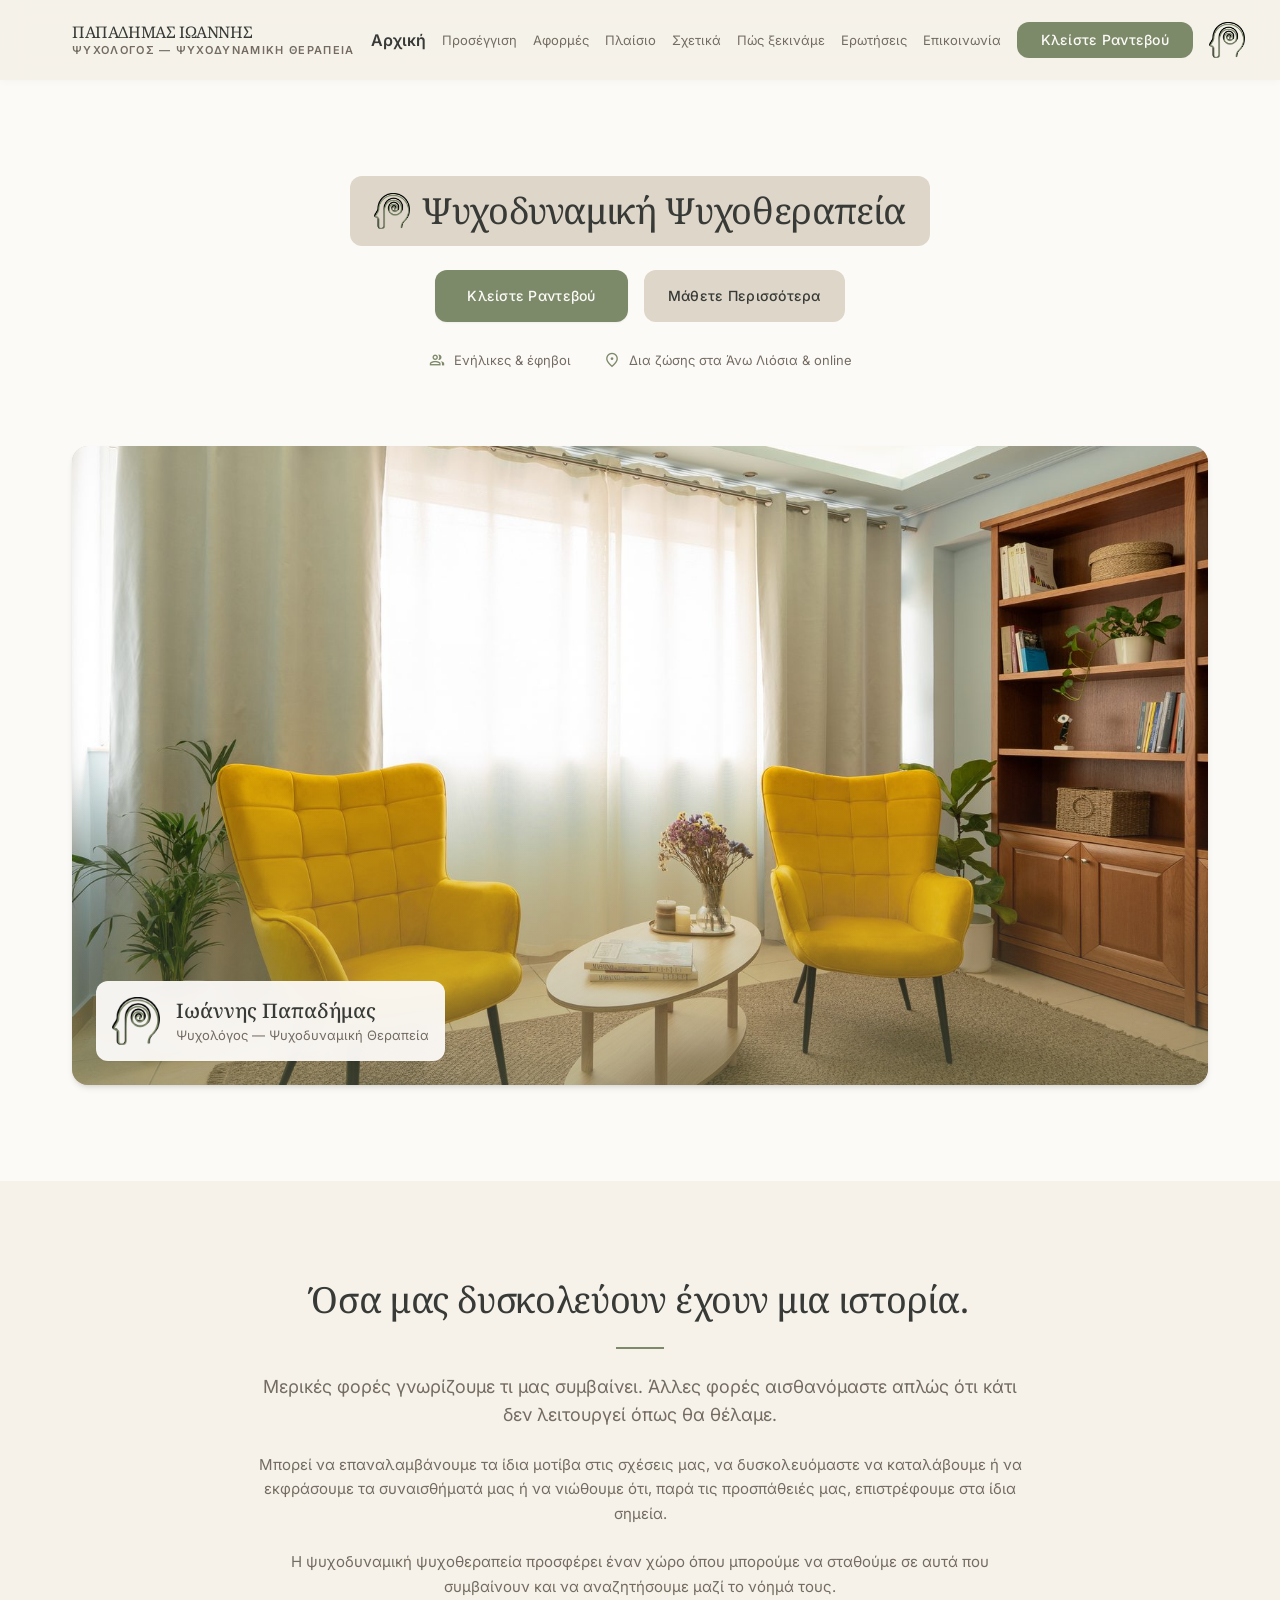
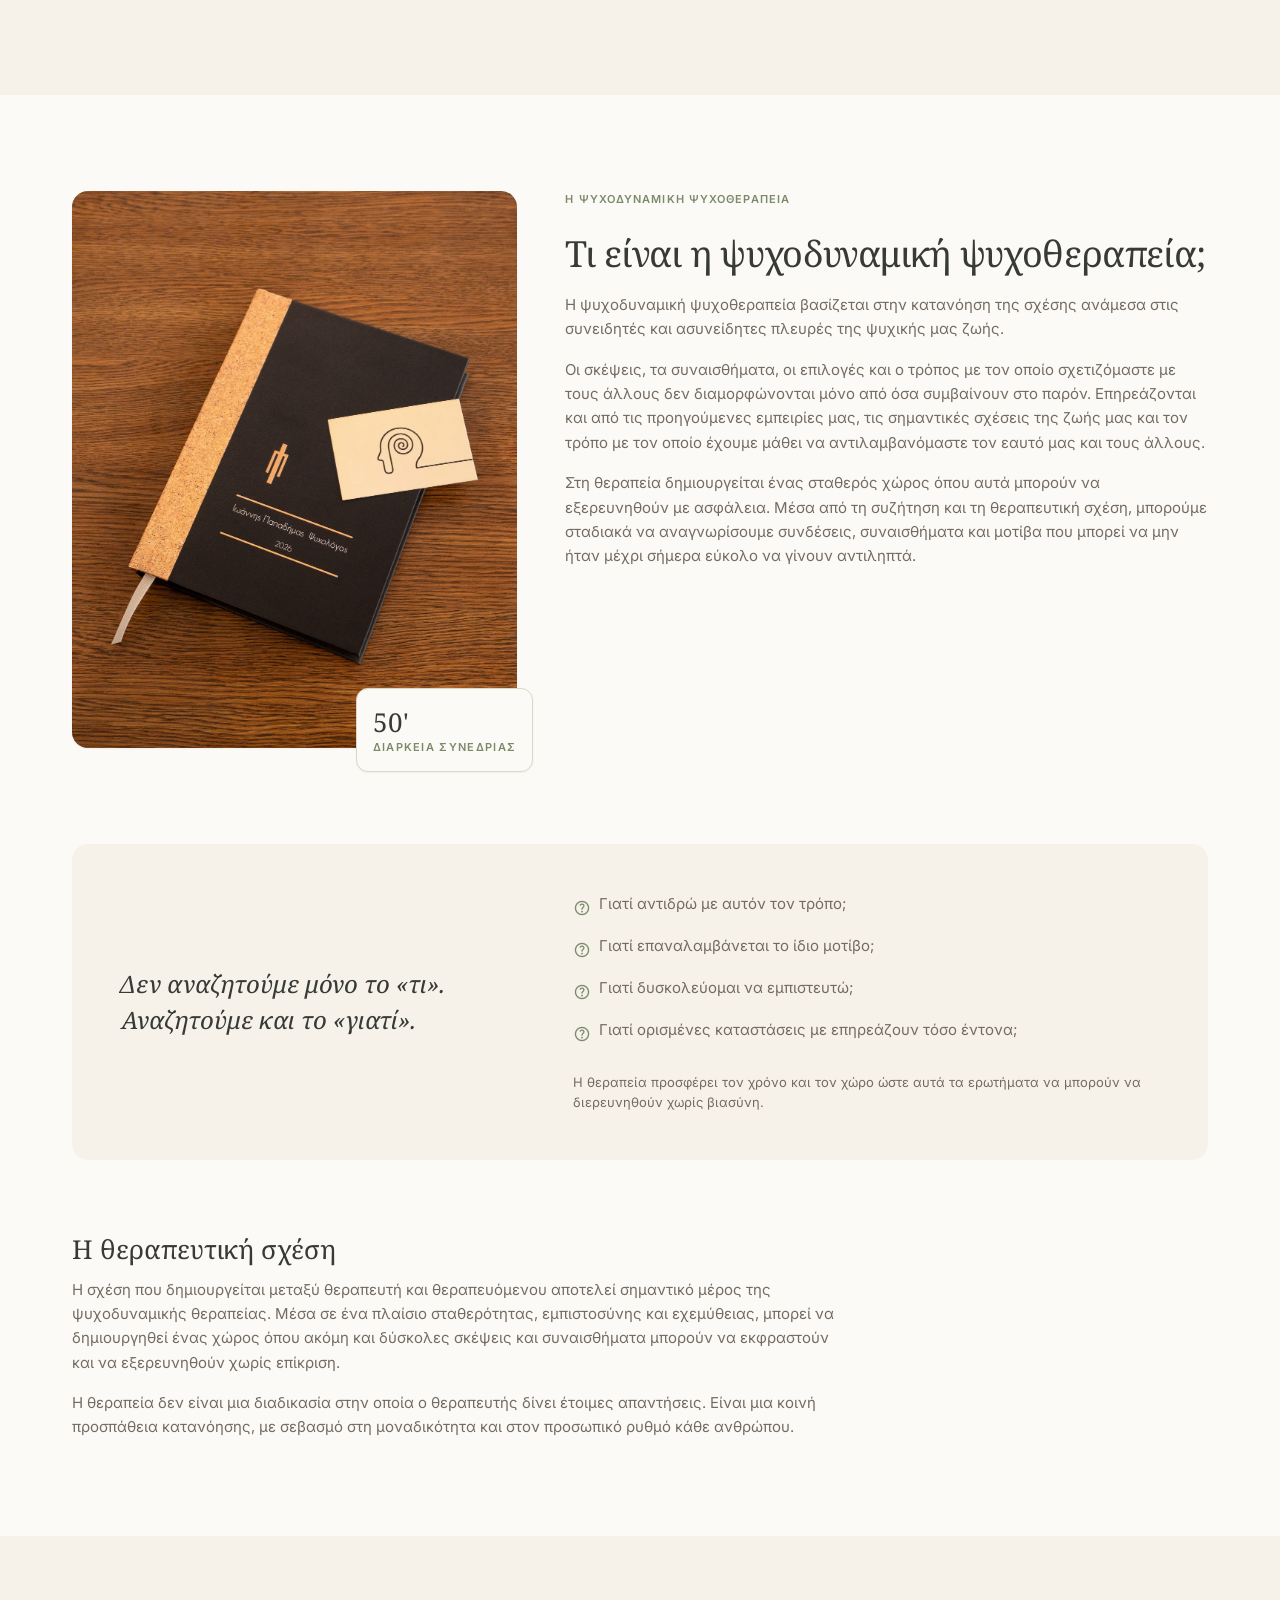
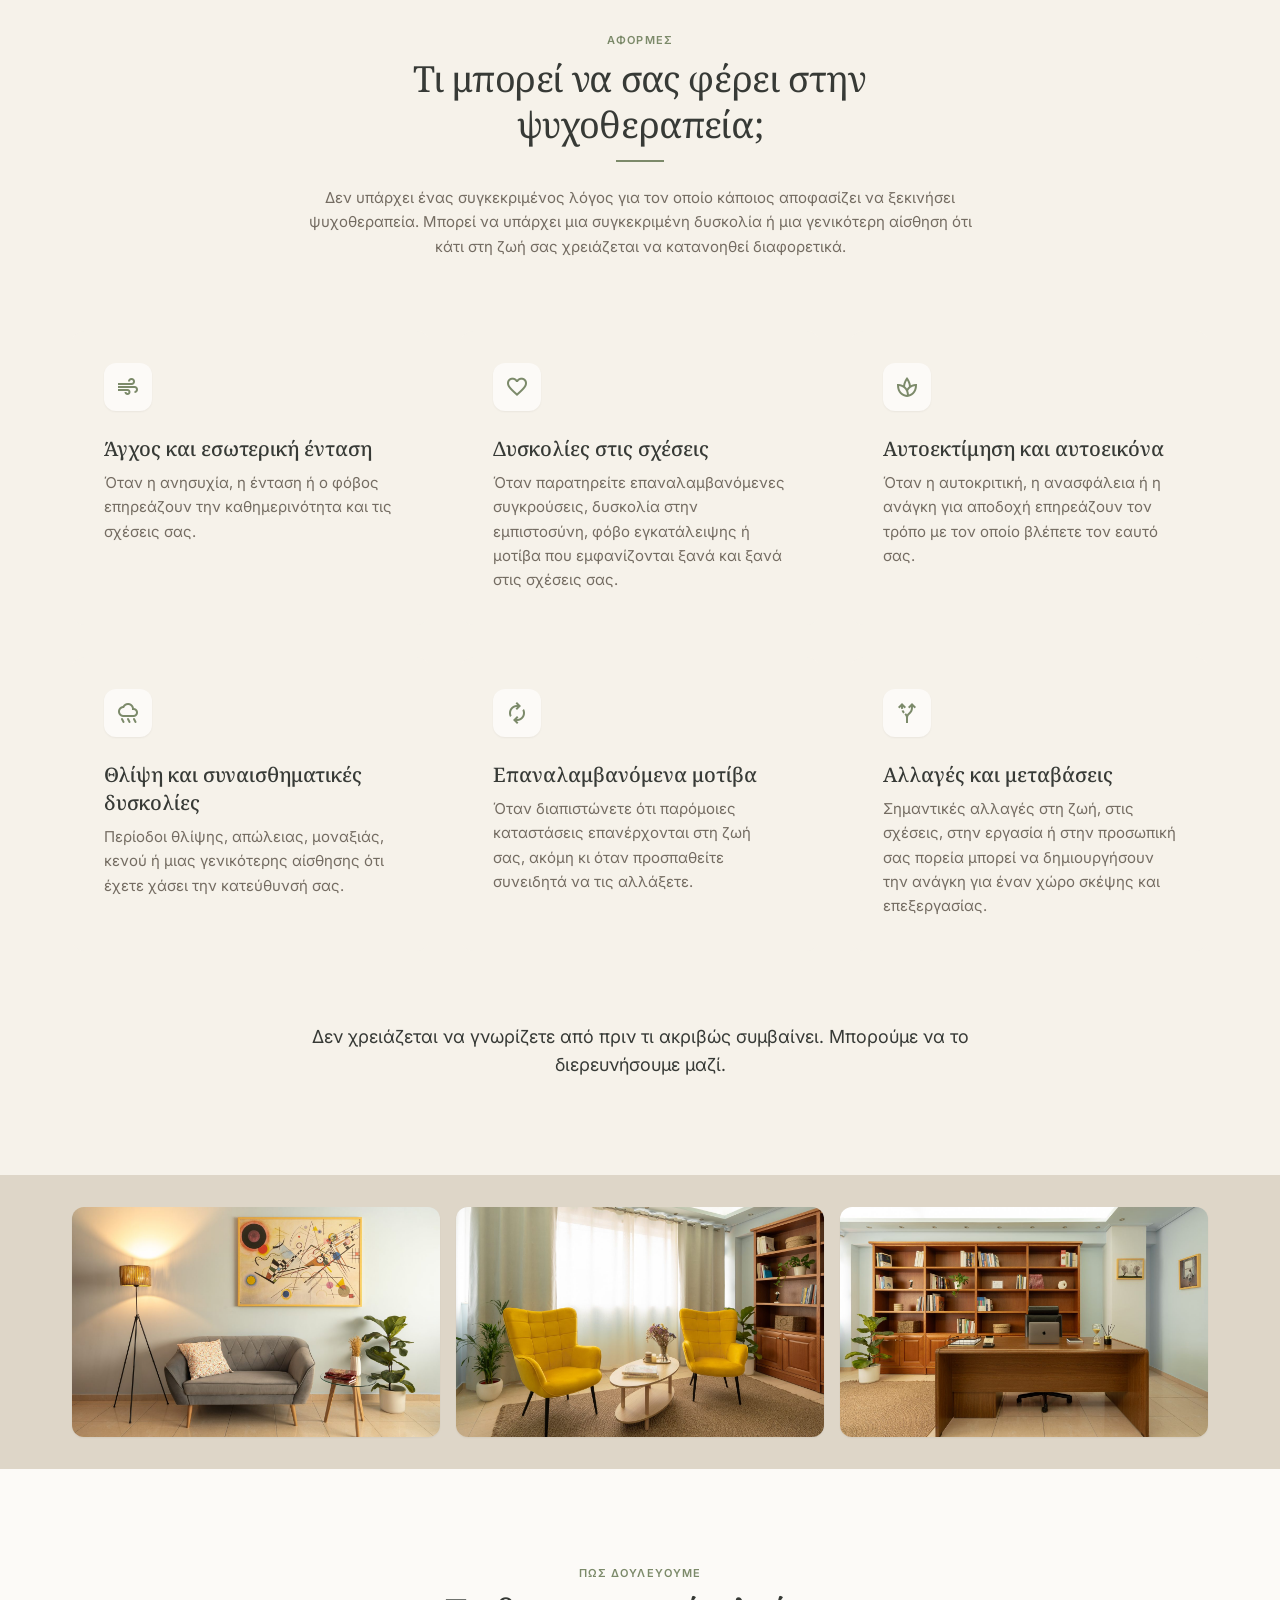
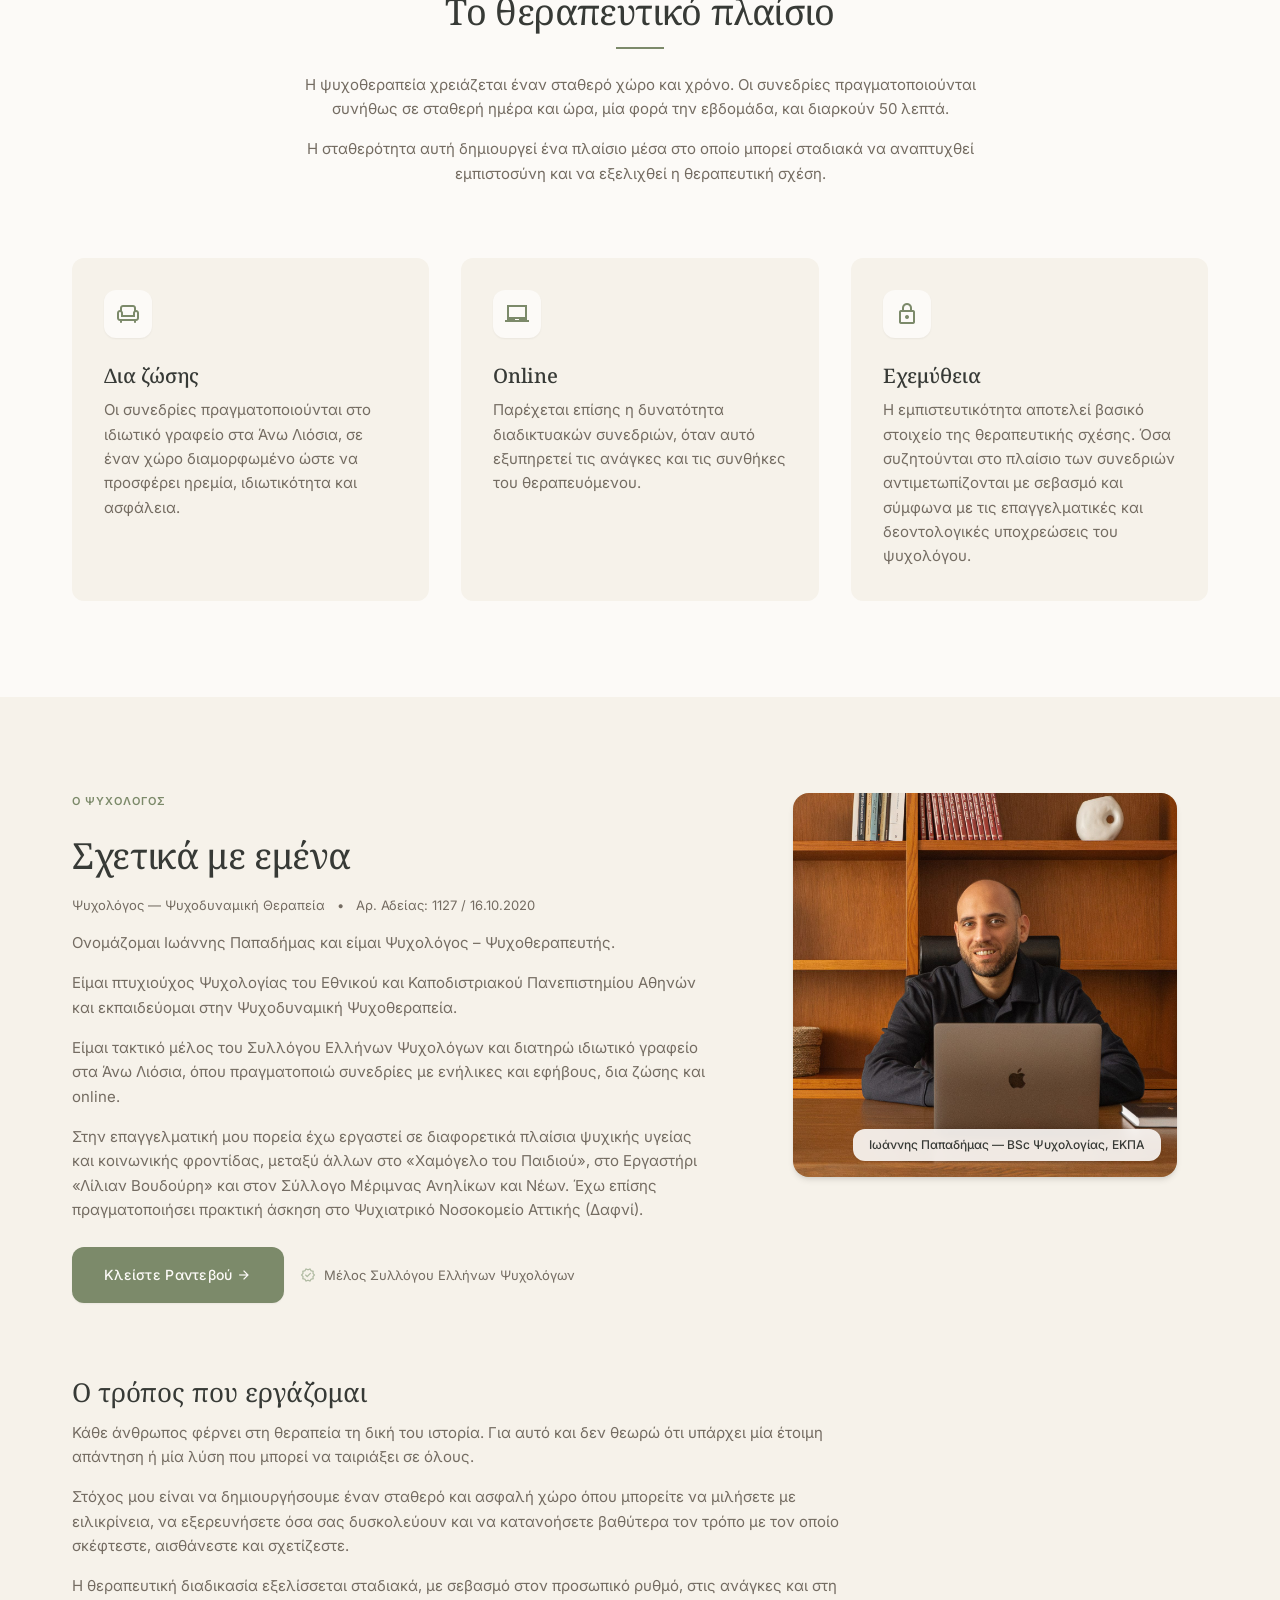
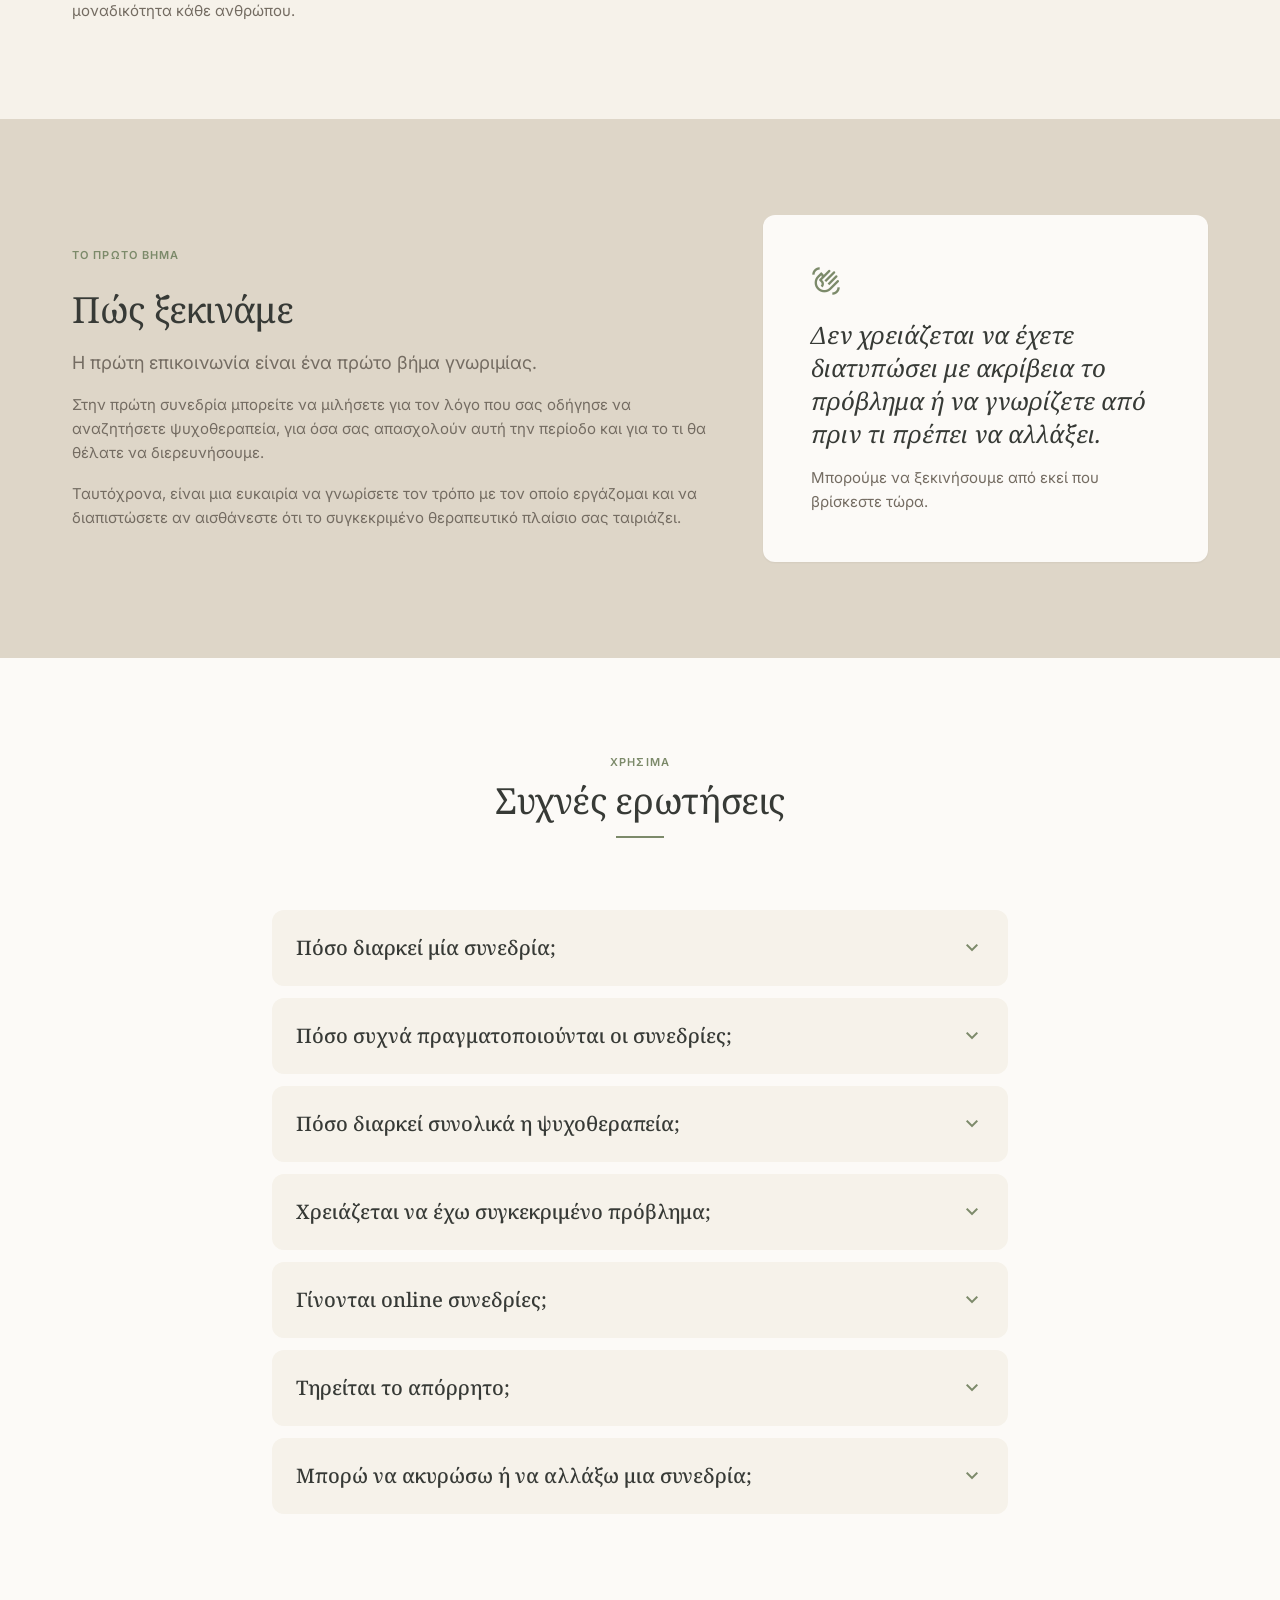
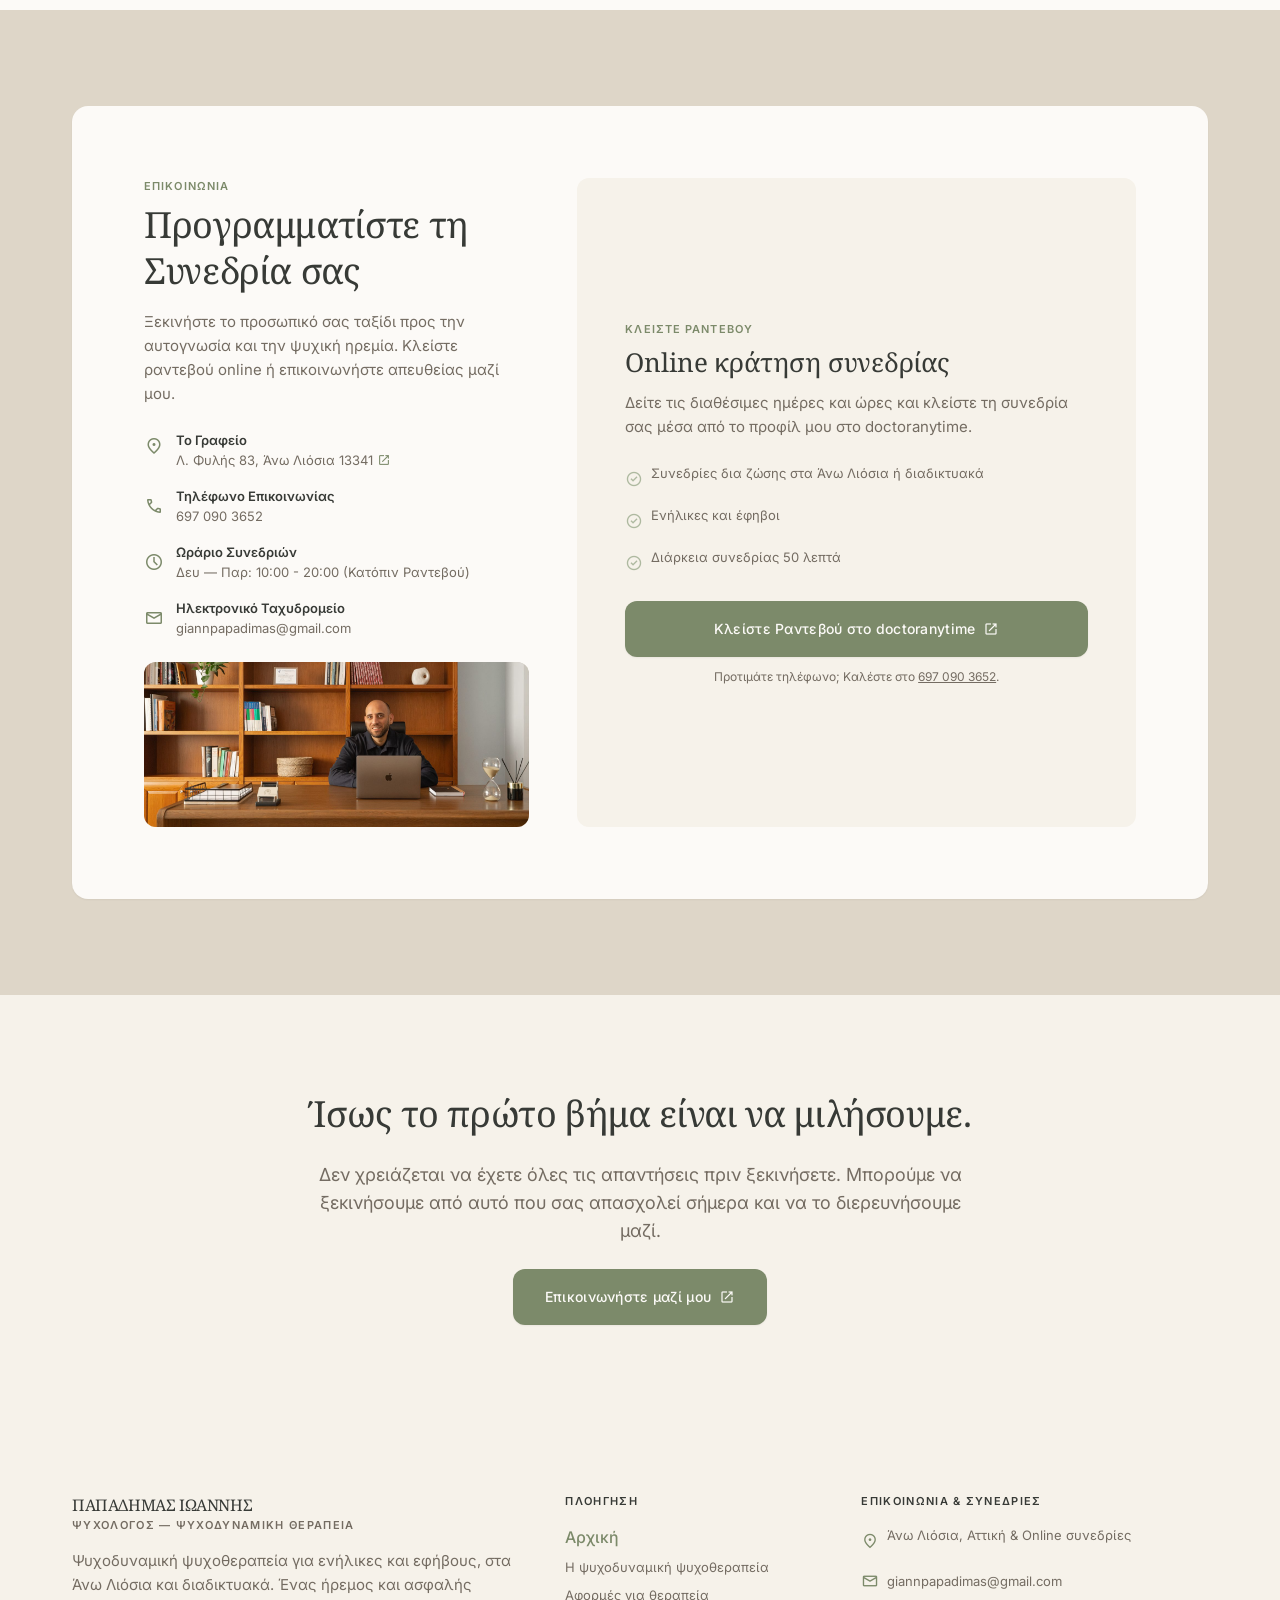
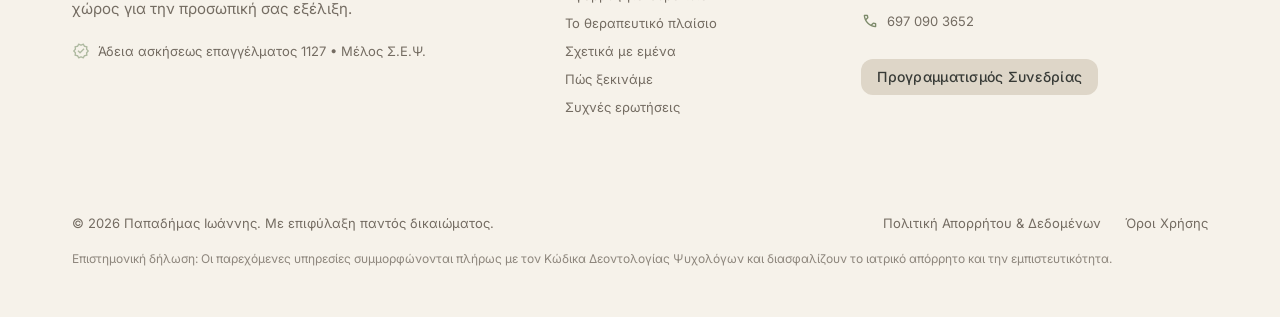
<file: index.html>
<!DOCTYPE html>
<html lang="el">
<head>
<meta name="robots" content="noindex, nofollow">
<meta charset="UTF-8">
<meta name="viewport" content="width=device-width, initial-scale=1.0">
<title>Παπαδήμας Ιωάννης — Ψυχολόγος &#8211; Ψυχοδυναμική Θεραπεία | Άνω Λιόσια &#038; Online</title>
<meta name='robots' content='max-image-preview:large' />
<link rel="preconnect" href="https://fonts.googleapis.com">
<link rel="preconnect" href="https://fonts.gstatic.com" crossorigin>
<link rel="icon" href="assets/img/favicon.png">
<meta name="theme-color" content="#FAF8F5">
<link rel='dns-prefetch' href='//fonts.googleapis.com' />


<meta name="description" content="Παπαδήμας Ιωάννης, Ψυχολόγος — Ψυχοδυναμική Θεραπεία. Ψυχοδυναμική ψυχοθεραπεία για ενήλικες και εφήβους, δια ζώσης και online. Λ. Φυλής 83, Άνω Λιόσια.">
<meta property="og:title" content="Παπαδήμας Ιωάννης — Ψυχολόγος">
<meta property="og:description" content="Παπαδήμας Ιωάννης, Ψυχολόγος — Ψυχοδυναμική Θεραπεία. Ψυχοδυναμική ψυχοθεραπεία για ενήλικες και εφήβους, δια ζώσης και online. Λ. Φυλής 83, Άνω Λιόσια.">
<meta property="og:image" content="assets/img/hero.jpg">
<meta property="og:url" content="./">
<meta property="og:type" content="website">
<meta name="twitter:card" content="summary_large_image">
<script type="application/ld+json">{"@context":"https://schema.org","@type":"MedicalBusiness","@id":"./#praktiki","name":"Παπαδήμας Ιωάννης — Ψυχολόγος","description":"Ψυχοδυναμική ψυχοθεραπεία για ενήλικες και εφήβους, δια ζώσης στα Άνω Λιόσια και διαδικτυακά.","url":"./","image":"assets/img/hero.jpg","logo":"assets/img/logo.png","telephone":"+306970903652","email":"giannpapadimas@gmail.com","address":{"@type":"PostalAddress","streetAddress":"Λεωφόρος Φυλής 83","addressLocality":"Άνω Λιόσια","addressRegion":"Αττική","postalCode":"13341","addressCountry":"GR"},"areaServed":[{"@type":"City","name":"Άνω Λιόσια"},{"@type":"Country","name":"Ελλάδα"}],"availableLanguage":{"@type":"Language","name":"Greek"},"sameAs":["https://www.doctoranytime.gr/d/Psychologos/papadimas-ioannis-2"],"founder":{"@type":"Person","name":"Ιωάννης Παπαδήμας","jobTitle":"Ψυχολόγος — Ψυχοθεραπευτής","alumniOf":{"@type":"CollegeOrUniversity","name":"Εθνικό και Καποδιστριακό Πανεπιστήμιο Αθηνών"}}}</script>
<style id='wp-img-auto-sizes-contain-inline-css'>
img:is([sizes=auto i],[sizes^="auto," i]){contain-intrinsic-size:3000px 1500px}
/*# sourceURL=wp-img-auto-sizes-contain-inline-css */
</style>





<link rel='stylesheet' id='papadimas-fonts-css' href='https://fonts.googleapis.com/css2?family=Inter:wght@400;500;600&#038;family=Noto+Serif:ital,wght@0,400;0,500;1,400&#038;display=swap' media='all' />
<link rel='stylesheet' id='papadimas-icons-css' href='https://fonts.googleapis.com/css2?family=Material+Symbols+Outlined:opsz,wght,FILL,GRAD@24,400,0,0&#038;display=swap' media='all' />
<link rel='stylesheet' id='papadimas-app-css' href='assets/css/app.css' media='all' />


</head>
<body class="home blog wp-embed-responsive wp-theme-papadimas bg-surface font-body-md text-body antialiased">
<a class="sr-only focus:not-sr-only focus:absolute focus:z-[100] focus:top-2 focus:left-2 focus:bg-primary focus:text-on-primary focus:px-4 focus:py-2 focus:rounded" href="#main-content">Μετάβαση στο περιεχόμενο</a>
<header class="fixed top-0 w-full z-50 bg-surface/90 backdrop-blur-md shadow-[0_1px_8px_rgba(0,0,0,0.03)]"><div class="h-20 max-w-[1200px] 2xl:max-w-[1400px] mx-auto px-gutter-mobile lg:px-gutter-desktop flex items-center justify-between gap-space-md"><a class="flex items-center gap-space-sm group text-left" data-path="home" href="#top"><div class="flex flex-col"><span class="font-headline-sm text-text-heading tracking-tight leading-tight group-hover:text-primary transition-colors">ΠΑΠΑΔΗΜΑΣ ΙΩΑΝΝΗΣ</span><span class="font-label-eyebrow text-label-eyebrow text-text-muted uppercase whitespace-nowrap">Ψυχολόγος — Ψυχοδυναμική Θεραπεία</span></div></a><nav class="hidden xl:flex items-center gap-space-md 2xl:gap-space-lg whitespace-nowrap" data-active-classes="text-text-heading font-semibold"><a aria-current="page" class="transition-colors text-text-heading font-semibold" href="#top">Αρχική</a><a class="font-body-sm text-body-sm text-on-surface-variant hover:text-on-surface transition-colors" href="#process">Προσέγγιση</a><a class="font-body-sm text-body-sm text-on-surface-variant hover:text-on-surface transition-colors" href="#services-curated">Αφορμές</a><a class="font-body-sm text-body-sm text-on-surface-variant hover:text-on-surface transition-colors" href="#difference">Πλαίσιο</a><a class="font-body-sm text-body-sm text-on-surface-variant hover:text-on-surface transition-colors" href="#about">Σχετικά</a><a class="font-body-sm text-body-sm text-on-surface-variant hover:text-on-surface transition-colors" href="#start">Πώς ξεκινάμε</a><a class="font-body-sm text-body-sm text-on-surface-variant hover:text-on-surface transition-colors" href="#faq">Ερωτήσεις</a><a class="font-body-sm text-body-sm text-on-surface-variant hover:text-on-surface transition-colors" href="#appointment-booking">Επικοινωνία</a></nav><div class="flex items-center gap-space-md"><a class="hidden sm:inline-flex items-center justify-center font-label-button text-label-button px-space-lg py-space-xs rounded bg-primary text-on-primary hover:bg-primary-container hover:text-on-primary transition-colors duration-200 whitespace-nowrap" data-path="booking" href="https://www.doctoranytime.gr/d/Psychologos/papadimas-ioannis-2" target="_blank" rel="noopener">Κλείστε Ραντεβού</a><img alt="Λογότυπο Παπαδήμας Ιωάννης" class="w-9 h-9 object-contain" src="assets/img/logo.png"/><button aria-label="Μενού" aria-expanded="false" aria-controls="mobile-menu" data-menu-toggle class="xl:hidden p-space-2xs text-on-surface hover:text-primary focus:outline-none"><span class="material-symbols-outlined text-2xl">menu</span></button></div></div>
<div class="hidden xl:hidden border-t border-border-subtle bg-surface/95 backdrop-blur-md" data-menu-panel id="mobile-menu">
<nav class="max-w-[1200px] mx-auto px-gutter-mobile py-space-md flex flex-col gap-space-sm">
<a class="font-body-md text-body-md text-on-surface-variant hover:text-on-surface transition-colors" href="#top">Αρχική</a>
<a class="font-body-md text-body-md text-on-surface-variant hover:text-on-surface transition-colors" href="#process">Προσέγγιση</a>
<a class="font-body-md text-body-md text-on-surface-variant hover:text-on-surface transition-colors" href="#services-curated">Αφορμές</a>
<a class="font-body-md text-body-md text-on-surface-variant hover:text-on-surface transition-colors" href="#difference">Πλαίσιο</a>
<a class="font-body-md text-body-md text-on-surface-variant hover:text-on-surface transition-colors" href="#about">Σχετικά</a>
<a class="font-body-md text-body-md text-on-surface-variant hover:text-on-surface transition-colors" href="#start">Πώς ξεκινάμε</a>
<a class="font-body-md text-body-md text-on-surface-variant hover:text-on-surface transition-colors" href="#faq">Ερωτήσεις</a>
<a class="font-body-md text-body-md text-on-surface-variant hover:text-on-surface transition-colors" href="#appointment-booking">Επικοινωνία</a>
<a class="mt-space-xs inline-flex items-center justify-center font-label-button text-label-button px-space-lg py-space-sm rounded bg-primary text-on-primary" href="https://www.doctoranytime.gr/d/Psychologos/papadimas-ioannis-2" target="_blank" rel="noopener">Κλείστε Ραντεβού</a>
</nav>
</div></header>
<main id="main-content" class="w-full pt-20 bg-surface min-h-screen"><div class="flex flex-col w-full">

<!-- 1. HERO -->
<section style="scroll-margin-top:5rem" id="top" class="relative w-full overflow-hidden bg-surface-container-lowest">
<div class="max-w-[1200px] mx-auto px-gutter-mobile lg:px-gutter-desktop py-space-3xl lg:py-space-4xl">

<div class="max-w-3xl mx-auto text-center flex flex-col items-center gap-space-lg">
<h1 class="inline-flex items-center gap-space-sm px-space-lg py-space-sm bg-surface-container rounded-full">
<img alt="Λογότυπο Παπαδήμας Ιωάννης" class="w-7 h-7 lg:w-9 lg:h-9 object-contain shrink-0" src="assets/img/logo.png"/>
<span class="font-headline-lg text-headline-sm lg:text-headline-lg text-text-heading leading-tight">Ψυχοδυναμική Ψυχοθεραπεία</span>
</h1>
<div class="flex flex-col sm:flex-row items-stretch sm:items-center justify-center gap-space-md w-full sm:w-auto">
<a class="inline-flex items-center justify-center font-label-button text-label-button px-space-xl py-space-md rounded bg-primary text-on-primary hover:bg-primary-container transition-colors shadow-sm" href="https://www.doctoranytime.gr/d/Psychologos/papadimas-ioannis-2" target="_blank" rel="noopener">
Κλείστε Ραντεβού
</a>
<a class="inline-flex items-center justify-center font-label-button text-label-button px-space-lg py-space-md rounded bg-surface-container hover:bg-surface-container-high text-text-heading transition-colors" href="#process">
Μάθετε Περισσότερα
</a>
</div>
<div class="flex flex-wrap items-center justify-center gap-space-md lg:gap-space-xl text-text-muted font-body-sm text-body-sm">
<div class="flex items-center gap-space-xs">
<span aria-hidden="true" class="material-symbols-outlined text-secondary text-lg">group</span>
<span>Ενήλικες &amp; έφηβοι</span>
</div>
<div class="flex items-center gap-space-xs">
<span aria-hidden="true" class="material-symbols-outlined text-secondary text-lg">place</span>
<span>Δια ζώσης στα Άνω Λιόσια &amp; online</span>
</div>
</div>
</div>

<!-- Η φωτογραφία φαρδιά, από κάτω -->
<div class="mt-space-2xl lg:mt-space-3xl relative w-full aspect-[4/3] sm:aspect-[16/9] rounded-xl overflow-hidden shadow-md bg-surface-container">
<img alt="Ο χώρος συνεδριών με τις δύο πολυθρόνες δίπλα στο παράθυρο" class="w-full h-full object-cover" src="assets/img/hero.jpg"/>
<div class="absolute inset-0 bg-gradient-to-t from-primary/40 via-transparent to-transparent"></div>
<div class="absolute bottom-4 left-4 right-4 sm:bottom-6 sm:left-6 sm:right-auto p-space-md bg-surface-bright/95 backdrop-blur-md rounded-lg shadow-sm flex items-center gap-space-md">
<img alt="Λογότυπο Παπαδήμας Ιωάννης" class="w-12 h-12 object-contain shrink-0" src="assets/img/logo.png"/>
<div class="flex flex-col text-left">
<span class="font-headline-sm text-sm lg:text-headline-sm text-text-heading font-medium">Ιωάννης Παπαδήμας</span>
<span class="font-body-sm text-body-sm text-text-muted">Ψυχολόγος — Ψυχοδυναμική Θεραπεία</span>
</div>
</div>
</div>

</div>
</section>
<!-- 2. ΚΕΝΤΡΙΚΟ ΜΗΝΥΜΑ -->
<section style="scroll-margin-top:5rem" id="story" class="w-full bg-surface py-space-3xl lg:py-space-4xl">
<div class="max-w-[1200px] mx-auto px-gutter-mobile lg:px-gutter-desktop">
<div class="max-w-3xl mx-auto text-center flex flex-col gap-space-lg">
<h2 class="font-headline-lg text-headline-lg-mobile lg:text-headline-lg text-text-heading">Όσα μας δυσκολεύουν έχουν μια ιστορία.</h2>
<div class="w-12 h-0.5 bg-secondary mx-auto"></div>
<p class="font-body-lg text-body-md lg:text-body-lg text-text-body leading-relaxed">
Μερικές φορές γνωρίζουμε τι μας συμβαίνει. Άλλες φορές αισθανόμαστε απλώς ότι κάτι δεν λειτουργεί όπως θα θέλαμε.
</p>
<p class="font-body-md text-body-md text-text-body leading-relaxed">
Μπορεί να επαναλαμβάνουμε τα ίδια μοτίβα στις σχέσεις μας, να δυσκολευόμαστε να καταλάβουμε ή να εκφράσουμε τα συναισθήματά μας ή να νιώθουμε ότι, παρά τις προσπάθειές μας, επιστρέφουμε στα ίδια σημεία.
</p>
<p class="font-body-md text-body-md text-text-body leading-relaxed">
Η ψυχοδυναμική ψυχοθεραπεία προσφέρει έναν χώρο όπου μπορούμε να σταθούμε σε αυτά που συμβαίνουν και να αναζητήσουμε μαζί το νόημά τους.
</p>
</div>
</div>
</section>
<!-- 3. ΤΙ ΕΙΝΑΙ Η ΨΥΧΟΔΥΝΑΜΙΚΗ ΨΥΧΟΘΕΡΑΠΕΙΑ -->
<section style="scroll-margin-top:5rem" id="process" class="w-full bg-surface-container-lowest py-space-3xl lg:py-space-4xl">
<div class="max-w-[1200px] mx-auto px-gutter-mobile lg:px-gutter-desktop">
<div class="grid grid-cols-1 lg:grid-cols-12 gap-space-2xl items-start">
<div class="lg:col-span-5 relative">
<div class="w-full aspect-[4/5] rounded-xl overflow-hidden shadow-sm bg-surface-container">
<img loading="lazy" decoding="async" alt="Σημειωματάριο και βιβλία στον χώρο του γραφείου" class="w-full h-full object-cover" src="assets/img/office-notebook.jpg"/>
</div>
<div class="hidden lg:block absolute -bottom-6 -right-4 max-w-[15rem] p-space-md bg-surface-bright rounded-lg shadow-sm border border-border-subtle">
<span class="font-headline-md text-headline-md text-text-heading block">50'</span>
<span class="font-label-eyebrow text-label-eyebrow uppercase text-secondary block">Διαρκεια συνεδριας</span>
</div>
</div>
<div class="lg:col-span-7 flex flex-col gap-space-md">
<span class="font-label-eyebrow text-label-eyebrow uppercase text-secondary tracking-widest block mb-space-xs">Η ΨΥΧΟΔΥΝΑΜΙΚΗ ΨΥΧΟΘΕΡΑΠΕΙΑ</span>
<h2 class="font-headline-lg text-headline-lg-mobile lg:text-headline-lg text-text-heading">Τι είναι η ψυχοδυναμική ψυχοθεραπεία;</h2>
<p class="font-body-md text-body-md text-text-body leading-relaxed">
Η ψυχοδυναμική ψυχοθεραπεία βασίζεται στην κατανόηση της σχέσης ανάμεσα στις συνειδητές και ασυνείδητες πλευρές της ψυχικής μας ζωής.
</p>
<p class="font-body-md text-body-md text-text-body leading-relaxed">
Οι σκέψεις, τα συναισθήματα, οι επιλογές και ο τρόπος με τον οποίο σχετιζόμαστε με τους άλλους δεν διαμορφώνονται μόνο από όσα συμβαίνουν στο παρόν. Επηρεάζονται και από τις προηγούμενες εμπειρίες μας, τις σημαντικές σχέσεις της ζωής μας και τον τρόπο με τον οποίο έχουμε μάθει να αντιλαμβανόμαστε τον εαυτό μας και τους άλλους.
</p>
<p class="font-body-md text-body-md text-text-body leading-relaxed">
Στη θεραπεία δημιουργείται ένας σταθερός χώρος όπου αυτά μπορούν να εξερευνηθούν με ασφάλεια. Μέσα από τη συζήτηση και τη θεραπευτική σχέση, μπορούμε σταδιακά να αναγνωρίσουμε συνδέσεις, συναισθήματα και μοτίβα που μπορεί να μην ήταν μέχρι σήμερα εύκολο να γίνουν αντιληπτά.
</p>
</div>
</div>

<!-- Το «γιατί» -->
<div class="mt-space-3xl lg:mt-space-4xl grid grid-cols-1 lg:grid-cols-12 gap-space-2xl items-center bg-surface-container-low rounded-xl p-space-xl lg:p-space-2xl">
<div class="lg:col-span-5">
<p class="font-quote-lg text-quote-lg text-text-heading italic">
Δεν αναζητούμε μόνο το «τι».<br/>Αναζητούμε και το «γιατί».
</p>
</div>
<div class="lg:col-span-7">
<ul class="flex flex-col gap-space-sm font-body-md text-body-md text-text-body">
<li class="flex items-start gap-space-xs"><span aria-hidden="true" class="material-symbols-outlined text-lg text-secondary mt-0.5">help</span><span>Γιατί αντιδρώ με αυτόν τον τρόπο;</span></li>
<li class="flex items-start gap-space-xs"><span aria-hidden="true" class="material-symbols-outlined text-lg text-secondary mt-0.5">help</span><span>Γιατί επαναλαμβάνεται το ίδιο μοτίβο;</span></li>
<li class="flex items-start gap-space-xs"><span aria-hidden="true" class="material-symbols-outlined text-lg text-secondary mt-0.5">help</span><span>Γιατί δυσκολεύομαι να εμπιστευτώ;</span></li>
<li class="flex items-start gap-space-xs"><span aria-hidden="true" class="material-symbols-outlined text-lg text-secondary mt-0.5">help</span><span>Γιατί ορισμένες καταστάσεις με επηρεάζουν τόσο έντονα;</span></li>
</ul>
<p class="mt-space-lg font-body-sm text-body-sm text-text-muted">
Η θεραπεία προσφέρει τον χρόνο και τον χώρο ώστε αυτά τα ερωτήματα να μπορούν να διερευνηθούν χωρίς βιασύνη.
</p>
</div>
</div>

<!-- Η θεραπευτική σχέση -->
<div class="mt-space-3xl max-w-3xl">
<h3 class="font-headline-md text-headline-md text-text-heading mb-space-sm">Η θεραπευτική σχέση</h3>
<p class="font-body-md text-body-md text-text-body leading-relaxed">
Η σχέση που δημιουργείται μεταξύ θεραπευτή και θεραπευόμενου αποτελεί σημαντικό μέρος της ψυχοδυναμικής θεραπείας. Μέσα σε ένα πλαίσιο σταθερότητας, εμπιστοσύνης και εχεμύθειας, μπορεί να δημιουργηθεί ένας χώρος όπου ακόμη και δύσκολες σκέψεις και συναισθήματα μπορούν να εκφραστούν και να εξερευνηθούν χωρίς επίκριση.
</p>
<p class="font-body-md text-body-md text-text-body leading-relaxed mt-space-md">
Η θεραπεία δεν είναι μια διαδικασία στην οποία ο θεραπευτής δίνει έτοιμες απαντήσεις. Είναι μια κοινή προσπάθεια κατανόησης, με σεβασμό στη μοναδικότητα και στον προσωπικό ρυθμό κάθε ανθρώπου.
</p>
</div>
</div>
</section>
<!-- 4. ΤΙ ΜΠΟΡΕΙ ΝΑ ΣΑΣ ΦΕΡΕΙ ΣΤΗΝ ΨΥΧΟΘΕΡΑΠΕΙΑ -->
<section style="scroll-margin-top:5rem" id="services-curated" class="w-full bg-surface py-space-3xl lg:py-space-4xl">
<div class="max-w-[1200px] mx-auto px-gutter-mobile lg:px-gutter-desktop">
<div class="text-center max-w-2xl mx-auto mb-space-3xl">
<span class="font-label-eyebrow text-label-eyebrow uppercase text-secondary tracking-widest block mb-space-xs">ΑΦΟΡΜΕΣ</span>
<h2 class="font-headline-lg text-headline-lg-mobile lg:text-headline-lg text-text-heading">Τι μπορεί να σας φέρει στην ψυχοθεραπεία;</h2>
<div class="w-12 h-0.5 bg-secondary mx-auto mt-space-sm mb-space-lg"></div>
<p class="font-body-md text-body-md text-text-body leading-relaxed">
Δεν υπάρχει ένας συγκεκριμένος λόγος για τον οποίο κάποιος αποφασίζει να ξεκινήσει ψυχοθεραπεία. Μπορεί να υπάρχει μια συγκεκριμένη δυσκολία ή μια γενικότερη αίσθηση ότι κάτι στη ζωή σας χρειάζεται να κατανοηθεί διαφορετικά.
</p>
</div>
<div class="grid grid-cols-1 md:grid-cols-2 lg:grid-cols-3 gap-space-xl">
<div class="p-space-xl rounded-lg bg-surface-container-low hover:bg-surface-container transition-all duration-200 group">
<div class="w-12 h-12 rounded-full bg-surface-bright flex items-center justify-center mb-space-lg text-secondary shadow-sm">
<span aria-hidden="true" class="material-symbols-outlined text-2xl">air</span>
</div>
<h3 class="font-headline-sm text-headline-sm text-text-heading mb-space-xs group-hover:text-primary transition-colors">Άγχος και εσωτερική ένταση</h3>
<p class="font-body-md text-body-md text-text-body leading-relaxed">Όταν η ανησυχία, η ένταση ή ο φόβος επηρεάζουν την καθημερινότητα και τις σχέσεις σας.</p>
</div>
<div class="p-space-xl rounded-lg bg-surface-container-low hover:bg-surface-container transition-all duration-200 group">
<div class="w-12 h-12 rounded-full bg-surface-bright flex items-center justify-center mb-space-lg text-secondary shadow-sm">
<span aria-hidden="true" class="material-symbols-outlined text-2xl">favorite</span>
</div>
<h3 class="font-headline-sm text-headline-sm text-text-heading mb-space-xs group-hover:text-primary transition-colors">Δυσκολίες στις σχέσεις</h3>
<p class="font-body-md text-body-md text-text-body leading-relaxed">Όταν παρατηρείτε επαναλαμβανόμενες συγκρούσεις, δυσκολία στην εμπιστοσύνη, φόβο εγκατάλειψης ή μοτίβα που εμφανίζονται ξανά και ξανά στις σχέσεις σας.</p>
</div>
<div class="p-space-xl rounded-lg bg-surface-container-low hover:bg-surface-container transition-all duration-200 group">
<div class="w-12 h-12 rounded-full bg-surface-bright flex items-center justify-center mb-space-lg text-secondary shadow-sm">
<span aria-hidden="true" class="material-symbols-outlined text-2xl">spa</span>
</div>
<h3 class="font-headline-sm text-headline-sm text-text-heading mb-space-xs group-hover:text-primary transition-colors">Αυτοεκτίμηση και αυτοεικόνα</h3>
<p class="font-body-md text-body-md text-text-body leading-relaxed">Όταν η αυτοκριτική, η ανασφάλεια ή η ανάγκη για αποδοχή επηρεάζουν τον τρόπο με τον οποίο βλέπετε τον εαυτό σας.</p>
</div>
<div class="p-space-xl rounded-lg bg-surface-container-low hover:bg-surface-container transition-all duration-200 group">
<div class="w-12 h-12 rounded-full bg-surface-bright flex items-center justify-center mb-space-lg text-secondary shadow-sm">
<span aria-hidden="true" class="material-symbols-outlined text-2xl">rainy</span>
</div>
<h3 class="font-headline-sm text-headline-sm text-text-heading mb-space-xs group-hover:text-primary transition-colors">Θλίψη και συναισθηματικές δυσκολίες</h3>
<p class="font-body-md text-body-md text-text-body leading-relaxed">Περίοδοι θλίψης, απώλειας, μοναξιάς, κενού ή μιας γενικότερης αίσθησης ότι έχετε χάσει την κατεύθυνσή σας.</p>
</div>
<div class="p-space-xl rounded-lg bg-surface-container-low hover:bg-surface-container transition-all duration-200 group">
<div class="w-12 h-12 rounded-full bg-surface-bright flex items-center justify-center mb-space-lg text-secondary shadow-sm">
<span aria-hidden="true" class="material-symbols-outlined text-2xl">autorenew</span>
</div>
<h3 class="font-headline-sm text-headline-sm text-text-heading mb-space-xs group-hover:text-primary transition-colors">Επαναλαμβανόμενα μοτίβα</h3>
<p class="font-body-md text-body-md text-text-body leading-relaxed">Όταν διαπιστώνετε ότι παρόμοιες καταστάσεις επανέρχονται στη ζωή σας, ακόμη κι όταν προσπαθείτε συνειδητά να τις αλλάξετε.</p>
</div>
<div class="p-space-xl rounded-lg bg-surface-container-low hover:bg-surface-container transition-all duration-200 group">
<div class="w-12 h-12 rounded-full bg-surface-bright flex items-center justify-center mb-space-lg text-secondary shadow-sm">
<span aria-hidden="true" class="material-symbols-outlined text-2xl">alt_route</span>
</div>
<h3 class="font-headline-sm text-headline-sm text-text-heading mb-space-xs group-hover:text-primary transition-colors">Αλλαγές και μεταβάσεις</h3>
<p class="font-body-md text-body-md text-text-body leading-relaxed">Σημαντικές αλλαγές στη ζωή, στις σχέσεις, στην εργασία ή στην προσωπική σας πορεία μπορεί να δημιουργήσουν την ανάγκη για έναν χώρο σκέψης και επεξεργασίας.</p>
</div>
</div>
<p class="mt-space-3xl text-center font-body-lg text-body-md lg:text-body-lg text-text-heading max-w-2xl mx-auto">
Δεν χρειάζεται να γνωρίζετε από πριν τι ακριβώς συμβαίνει. Μπορούμε να το διερευνήσουμε μαζί.
</p>
</div>
</section>
<section style="scroll-margin-top:5rem" id="space" class="w-full bg-surface-container-high py-space-xl">
<div class="max-w-[1200px] mx-auto px-gutter-mobile lg:px-gutter-desktop">
<div class="grid grid-cols-1 md:grid-cols-3 gap-space-md">
<div class="aspect-[16/10] rounded-lg overflow-hidden shadow-sm bg-surface-container">
<img loading="lazy" decoding="async" alt="Καθιστικό αναμονής με καναπέ και έργο τέχνης" class="w-full h-full object-cover hover:scale-105 transition-transform duration-500" src="assets/img/office-lounge.jpg"/>
</div>
<div class="aspect-[16/10] rounded-lg overflow-hidden shadow-sm bg-surface-container">
<img loading="lazy" decoding="async" alt="Ο χώρος συνεδριών με τις δύο πολυθρόνες δίπλα στο παράθυρο" class="w-full h-full object-cover hover:scale-105 transition-transform duration-500" src="assets/img/office-chairs.jpg"/>
</div>
<div class="aspect-[16/10] rounded-lg overflow-hidden shadow-sm bg-surface-container">
<img loading="lazy" decoding="async" alt="Το γραφείο του ψυχολόγου με τη βιβλιοθήκη" class="w-full h-full object-cover hover:scale-105 transition-transform duration-500" src="assets/img/office-desk.jpg"/>
</div>
</div>
</div>
</section>
<!-- 5. ΤΟ ΘΕΡΑΠΕΥΤΙΚΟ ΠΛΑΙΣΙΟ -->
<section style="scroll-margin-top:5rem" id="difference" class="w-full bg-surface-container-lowest py-space-3xl lg:py-space-4xl">
<div class="max-w-[1200px] mx-auto px-gutter-mobile lg:px-gutter-desktop">
<div class="text-center max-w-2xl mx-auto mb-space-3xl">
<span class="font-label-eyebrow text-label-eyebrow uppercase text-secondary tracking-widest block mb-space-xs">ΠΩΣ ΔΟΥΛΕΥΟΥΜΕ</span>
<h2 class="font-headline-lg text-headline-lg-mobile lg:text-headline-lg text-text-heading">Το θεραπευτικό πλαίσιο</h2>
<div class="w-12 h-0.5 bg-secondary mx-auto mt-space-sm mb-space-lg"></div>
<p class="font-body-md text-body-md text-text-body leading-relaxed">
Η ψυχοθεραπεία χρειάζεται έναν σταθερό χώρο και χρόνο. Οι συνεδρίες πραγματοποιούνται συνήθως σε σταθερή ημέρα και ώρα, μία φορά την εβδομάδα, και διαρκούν 50 λεπτά.
</p>
<p class="font-body-md text-body-md text-text-body leading-relaxed mt-space-md">
Η σταθερότητα αυτή δημιουργεί ένα πλαίσιο μέσα στο οποίο μπορεί σταδιακά να αναπτυχθεί εμπιστοσύνη και να εξελιχθεί η θεραπευτική σχέση.
</p>
</div>
<div class="grid grid-cols-1 md:grid-cols-3 gap-space-xl">
<div class="p-space-xl rounded-lg bg-surface-container-low hover:bg-surface-container transition-all duration-200 group">
<div class="w-12 h-12 rounded-full bg-surface-bright flex items-center justify-center mb-space-lg text-secondary shadow-sm">
<span aria-hidden="true" class="material-symbols-outlined text-2xl">chair</span>
</div>
<h3 class="font-headline-sm text-headline-sm text-text-heading mb-space-xs group-hover:text-primary transition-colors">Δια ζώσης</h3>
<p class="font-body-md text-body-md text-text-body leading-relaxed">Οι συνεδρίες πραγματοποιούνται στο ιδιωτικό γραφείο στα Άνω Λιόσια, σε έναν χώρο διαμορφωμένο ώστε να προσφέρει ηρεμία, ιδιωτικότητα και ασφάλεια.</p>
</div>
<div class="p-space-xl rounded-lg bg-surface-container-low hover:bg-surface-container transition-all duration-200 group">
<div class="w-12 h-12 rounded-full bg-surface-bright flex items-center justify-center mb-space-lg text-secondary shadow-sm">
<span aria-hidden="true" class="material-symbols-outlined text-2xl">laptop_chromebook</span>
</div>
<h3 class="font-headline-sm text-headline-sm text-text-heading mb-space-xs group-hover:text-primary transition-colors">Online</h3>
<p class="font-body-md text-body-md text-text-body leading-relaxed">Παρέχεται επίσης η δυνατότητα διαδικτυακών συνεδριών, όταν αυτό εξυπηρετεί τις ανάγκες και τις συνθήκες του θεραπευόμενου.</p>
</div>
<div class="p-space-xl rounded-lg bg-surface-container-low hover:bg-surface-container transition-all duration-200 group">
<div class="w-12 h-12 rounded-full bg-surface-bright flex items-center justify-center mb-space-lg text-secondary shadow-sm">
<span aria-hidden="true" class="material-symbols-outlined text-2xl">lock</span>
</div>
<h3 class="font-headline-sm text-headline-sm text-text-heading mb-space-xs group-hover:text-primary transition-colors">Εχεμύθεια</h3>
<p class="font-body-md text-body-md text-text-body leading-relaxed">Η εμπιστευτικότητα αποτελεί βασικό στοιχείο της θεραπευτικής σχέσης. Όσα συζητούνται στο πλαίσιο των συνεδριών αντιμετωπίζονται με σεβασμό και σύμφωνα με τις επαγγελματικές και δεοντολογικές υποχρεώσεις του ψυχολόγου.</p>
</div>
</div>
</div>
</section>
<!-- 6. ΣΧΕΤΙΚΑ ΜΕ ΕΜΕΝΑ -->
<section style="scroll-margin-top:5rem" id="about" class="w-full bg-surface py-space-3xl lg:py-space-4xl">
<div class="max-w-[1200px] mx-auto px-gutter-mobile lg:px-gutter-desktop">
<div class="grid grid-cols-1 lg:grid-cols-12 gap-space-2xl items-start">
<div class="lg:col-span-7 flex flex-col gap-space-md">
<span class="font-label-eyebrow text-label-eyebrow uppercase text-secondary tracking-widest block mb-space-xs">Ο ΨΥΧΟΛΟΓΟΣ</span>
<h2 class="font-headline-lg text-headline-lg-mobile lg:text-headline-lg text-text-heading">Σχετικά με εμένα</h2>
<div class="flex flex-wrap items-center gap-space-sm font-body-sm text-body-sm text-text-muted">
<span>Ψυχολόγος — Ψυχοδυναμική Θεραπεία</span>
<span aria-hidden="true">•</span>
<span>Αρ. Αδείας: 1127 / 16.10.2020</span>
</div>
<p class="font-body-md text-body-md text-text-body leading-relaxed">
Ονομάζομαι Ιωάννης Παπαδήμας και είμαι Ψυχολόγος – Ψυχοθεραπευτής.
</p>
<p class="font-body-md text-body-md text-text-body leading-relaxed">
Είμαι πτυχιούχος Ψυχολογίας του Εθνικού και Καποδιστριακού Πανεπιστημίου Αθηνών και εκπαιδεύομαι στην Ψυχοδυναμική Ψυχοθεραπεία.
</p>
<p class="font-body-md text-body-md text-text-body leading-relaxed">
Είμαι τακτικό μέλος του Συλλόγου Ελλήνων Ψυχολόγων και διατηρώ ιδιωτικό γραφείο στα Άνω Λιόσια, όπου πραγματοποιώ συνεδρίες με ενήλικες και εφήβους, δια ζώσης και online.
</p>
<p class="font-body-md text-body-md text-text-body leading-relaxed">
Στην επαγγελματική μου πορεία έχω εργαστεί σε διαφορετικά πλαίσια ψυχικής υγείας και κοινωνικής φροντίδας, μεταξύ άλλων στο «Χαμόγελο του Παιδιού», στο Εργαστήρι «Λίλιαν Βουδούρη» και στον Σύλλογο Μέριμνας Ανηλίκων και Νέων. Έχω επίσης πραγματοποιήσει πρακτική άσκηση στο Ψυχιατρικό Νοσοκομείο Αττικής (Δαφνί).
</p>
<div class="flex flex-wrap items-center gap-space-md pt-space-xs">
<a class="inline-flex items-center justify-center gap-space-2xs font-label-button text-label-button px-space-xl py-space-md rounded bg-primary text-on-primary hover:bg-primary-container transition-colors shadow-sm" href="https://www.doctoranytime.gr/d/Psychologos/papadimas-ioannis-2" target="_blank" rel="noopener">
Κλείστε Ραντεβού <span aria-hidden="true" class="material-symbols-outlined text-base">arrow_forward</span>
</a>
<div class="flex items-center gap-space-xs font-body-sm text-body-sm text-text-muted">
<span aria-hidden="true" class="material-symbols-outlined text-accent-sage text-base">verified</span>
<span>Μέλος Συλλόγου Ελλήνων Ψυχολόγων</span>
</div>
</div>
</div>
<div class="lg:col-span-5 flex justify-center">
<div class="relative w-full max-w-sm aspect-square rounded-xl overflow-hidden shadow-md bg-surface-container">
<img loading="lazy" decoding="async" alt="Ο Ιωάννης Παπαδήμας στο γραφείο του" class="w-full h-full object-cover" src="assets/img/portrait-desk.jpg"/>
<div class="absolute bottom-4 right-4 bg-surface-bright/90 backdrop-blur-sm px-space-md py-space-xs rounded shadow-sm text-xs font-medium text-text-heading">
Ιωάννης Παπαδήμας — BSc Ψυχολογίας, ΕΚΠΑ
</div>
</div>
</div>
</div>

<!-- Ο τρόπος που εργάζομαι -->
<div class="mt-space-3xl max-w-3xl">
<h3 class="font-headline-md text-headline-md text-text-heading mb-space-sm">Ο τρόπος που εργάζομαι</h3>
<p class="font-body-md text-body-md text-text-body leading-relaxed">
Κάθε άνθρωπος φέρνει στη θεραπεία τη δική του ιστορία. Για αυτό και δεν θεωρώ ότι υπάρχει μία έτοιμη απάντηση ή μία λύση που μπορεί να ταιριάξει σε όλους.
</p>
<p class="font-body-md text-body-md text-text-body leading-relaxed mt-space-md">
Στόχος μου είναι να δημιουργήσουμε έναν σταθερό και ασφαλή χώρο όπου μπορείτε να μιλήσετε με ειλικρίνεια, να εξερευνήσετε όσα σας δυσκολεύουν και να κατανοήσετε βαθύτερα τον τρόπο με τον οποίο σκέφτεστε, αισθάνεστε και σχετίζεστε.
</p>
<p class="font-body-md text-body-md text-text-body leading-relaxed mt-space-md">
Η θεραπευτική διαδικασία εξελίσσεται σταδιακά, με σεβασμό στον προσωπικό ρυθμό, στις ανάγκες και στη μοναδικότητα κάθε ανθρώπου.
</p>
</div>
</div>
</section>
<!-- 7. ΠΩΣ ΞΕΚΙΝΑΜΕ -->
<section style="scroll-margin-top:5rem" id="start" class="w-full bg-surface-container-high py-space-3xl lg:py-space-4xl">
<div class="max-w-[1200px] mx-auto px-gutter-mobile lg:px-gutter-desktop">
<div class="grid grid-cols-1 lg:grid-cols-12 gap-space-2xl items-center">
<div class="lg:col-span-7 flex flex-col gap-space-md">
<span class="font-label-eyebrow text-label-eyebrow uppercase text-secondary tracking-widest block mb-space-xs">ΤΟ ΠΡΩΤΟ ΒΗΜΑ</span>
<h2 class="font-headline-lg text-headline-lg-mobile lg:text-headline-lg text-text-heading">Πώς ξεκινάμε</h2>
<p class="font-body-lg text-body-md lg:text-body-lg text-text-body leading-relaxed">
Η πρώτη επικοινωνία είναι ένα πρώτο βήμα γνωριμίας.
</p>
<p class="font-body-md text-body-md text-text-body leading-relaxed">
Στην πρώτη συνεδρία μπορείτε να μιλήσετε για τον λόγο που σας οδήγησε να αναζητήσετε ψυχοθεραπεία, για όσα σας απασχολούν αυτή την περίοδο και για το τι θα θέλατε να διερευνήσουμε.
</p>
<p class="font-body-md text-body-md text-text-body leading-relaxed">
Ταυτόχρονα, είναι μια ευκαιρία να γνωρίσετε τον τρόπο με τον οποίο εργάζομαι και να διαπιστώσετε αν αισθάνεστε ότι το συγκεκριμένο θεραπευτικό πλαίσιο σας ταιριάζει.
</p>
</div>
<div class="lg:col-span-5">
<div class="bg-surface-bright rounded-lg p-space-xl lg:p-space-2xl shadow-sm">
<span aria-hidden="true" class="material-symbols-outlined text-3xl text-secondary">waving_hand</span>
<p class="mt-space-md font-quote-lg text-quote-lg text-text-heading italic leading-snug">
Δεν χρειάζεται να έχετε διατυπώσει με ακρίβεια το πρόβλημα ή να γνωρίζετε από πριν τι πρέπει να αλλάξει.
</p>
<p class="mt-space-md font-body-md text-body-md text-text-body">
Μπορούμε να ξεκινήσουμε από εκεί που βρίσκεστε τώρα.
</p>
</div>
</div>
</div>
</div>
</section>
<!-- 8. ΣΥΧΝΕΣ ΕΡΩΤΗΣΕΙΣ -->
<section style="scroll-margin-top:5rem" id="faq" class="w-full bg-surface-container-lowest py-space-3xl lg:py-space-4xl">
<div class="max-w-[800px] mx-auto px-gutter-mobile lg:px-gutter-desktop">
<div class="text-center mb-space-3xl">
<span class="font-label-eyebrow text-label-eyebrow uppercase text-secondary tracking-widest block mb-space-xs">ΧΡΗΣΙΜΑ</span>
<h2 class="font-headline-lg text-headline-lg-mobile lg:text-headline-lg text-text-heading">Συχνές ερωτήσεις</h2>
<div class="w-12 h-0.5 bg-secondary mx-auto mt-space-sm"></div>
</div>
<div class="flex flex-col gap-space-sm" id="faq-accordion-container">
<!-- FAQ Item 1 -->
<div class="bg-surface-container-low rounded-lg p-space-lg transition-all duration-200">
<button class="w-full flex items-center justify-between text-left focus:outline-none" onclick="toggleFaq(this)">
<span class="font-headline-sm text-base lg:text-headline-sm text-text-heading">Πόσο διαρκεί μία συνεδρία;</span>
<span aria-hidden="true" class="material-symbols-outlined text-secondary transition-transform duration-200 faq-icon">expand_more</span>
</button>
<div class="hidden pt-space-md font-body-md text-body-md text-text-body faq-content leading-relaxed">
<p>Κάθε ατομική συνεδρία διαρκεί 50 λεπτά.</p>
</div>
</div>
<!-- FAQ Item 2 -->
<div class="bg-surface-container-low rounded-lg p-space-lg transition-all duration-200">
<button class="w-full flex items-center justify-between text-left focus:outline-none" onclick="toggleFaq(this)">
<span class="font-headline-sm text-base lg:text-headline-sm text-text-heading">Πόσο συχνά πραγματοποιούνται οι συνεδρίες;</span>
<span aria-hidden="true" class="material-symbols-outlined text-secondary transition-transform duration-200 faq-icon">expand_more</span>
</button>
<div class="hidden pt-space-md font-body-md text-body-md text-text-body faq-content leading-relaxed">
<p>Οι συνεδρίες πραγματοποιούνται συνήθως μία φορά την εβδομάδα, σε σταθερή ημέρα και ώρα.</p>
</div>
</div>
<!-- FAQ Item 3 -->
<div class="bg-surface-container-low rounded-lg p-space-lg transition-all duration-200">
<button class="w-full flex items-center justify-between text-left focus:outline-none" onclick="toggleFaq(this)">
<span class="font-headline-sm text-base lg:text-headline-sm text-text-heading">Πόσο διαρκεί συνολικά η ψυχοθεραπεία;</span>
<span aria-hidden="true" class="material-symbols-outlined text-secondary transition-transform duration-200 faq-icon">expand_more</span>
</button>
<div class="hidden pt-space-md font-body-md text-body-md text-text-body faq-content leading-relaxed">
<p>Δεν υπάρχει προκαθορισμένη διάρκεια που να ισχύει για όλους. Η διάρκεια εξαρτάται από το αίτημα, τις ανάγκες και την πορεία της θεραπευτικής διαδικασίας.</p>
</div>
</div>
<!-- FAQ Item 4 -->
<div class="bg-surface-container-low rounded-lg p-space-lg transition-all duration-200">
<button class="w-full flex items-center justify-between text-left focus:outline-none" onclick="toggleFaq(this)">
<span class="font-headline-sm text-base lg:text-headline-sm text-text-heading">Χρειάζεται να έχω συγκεκριμένο πρόβλημα;</span>
<span aria-hidden="true" class="material-symbols-outlined text-secondary transition-transform duration-200 faq-icon">expand_more</span>
</button>
<div class="hidden pt-space-md font-body-md text-body-md text-text-body faq-content leading-relaxed">
<p>Όχι. Μπορεί να υπάρχει μια συγκεκριμένη δυσκολία, αλλά η ψυχοθεραπεία μπορεί επίσης να ξεκινήσει από την ανάγκη για βαθύτερη κατανόηση του εαυτού και των σχέσεων.</p>
</div>
</div>
<!-- FAQ Item 5 -->
<div class="bg-surface-container-low rounded-lg p-space-lg transition-all duration-200">
<button class="w-full flex items-center justify-between text-left focus:outline-none" onclick="toggleFaq(this)">
<span class="font-headline-sm text-base lg:text-headline-sm text-text-heading">Γίνονται online συνεδρίες;</span>
<span aria-hidden="true" class="material-symbols-outlined text-secondary transition-transform duration-200 faq-icon">expand_more</span>
</button>
<div class="hidden pt-space-md font-body-md text-body-md text-text-body faq-content leading-relaxed">
<p>Ναι. Παρέχεται η δυνατότητα διαδικτυακών συνεδριών κατόπιν συνεννόησης.</p>
</div>
</div>
<!-- FAQ Item 6 -->
<div class="bg-surface-container-low rounded-lg p-space-lg transition-all duration-200">
<button class="w-full flex items-center justify-between text-left focus:outline-none" onclick="toggleFaq(this)">
<span class="font-headline-sm text-base lg:text-headline-sm text-text-heading">Τηρείται το απόρρητο;</span>
<span aria-hidden="true" class="material-symbols-outlined text-secondary transition-transform duration-200 faq-icon">expand_more</span>
</button>
<div class="hidden pt-space-md font-body-md text-body-md text-text-body faq-content leading-relaxed">
<p>Ναι. Η εμπιστευτικότητα αποτελεί βασικό στοιχείο της θεραπευτικής σχέσης και τηρούνται οι προβλεπόμενες επαγγελματικές και δεοντολογικές υποχρεώσεις.</p>
</div>
</div>
<!-- FAQ Item 7 -->
<div class="bg-surface-container-low rounded-lg p-space-lg transition-all duration-200">
<button class="w-full flex items-center justify-between text-left focus:outline-none" onclick="toggleFaq(this)">
<span class="font-headline-sm text-base lg:text-headline-sm text-text-heading">Μπορώ να ακυρώσω ή να αλλάξω μια συνεδρία;</span>
<span aria-hidden="true" class="material-symbols-outlined text-secondary transition-transform duration-200 faq-icon">expand_more</span>
</button>
<div class="hidden pt-space-md font-body-md text-body-md text-text-body faq-content leading-relaxed">
<p>Ναι, εφόσον υπάρχει ενημέρωση τουλάχιστον 24 ώρες πριν από την προγραμματισμένη ώρα.</p>
<p class="mt-space-sm">Ακυρώσεις ή αλλαγές εντός 24 ωρών, καθώς και η μη προσέλευση χωρίς προηγούμενη ενημέρωση, χρεώνονται κανονικά.</p>
<p class="mt-space-sm">Σε περίπτωση έκτακτης ή σοβαρής ανάγκης, παρακαλείστε να επικοινωνήσετε το συντομότερο δυνατό.</p>
</div>
</div>
</div>
</div>
</section>
<section class="w-full bg-surface-container-high py-space-3xl lg:py-space-4xl" id="appointment-booking">
<div class="max-w-[1200px] mx-auto px-gutter-mobile lg:px-gutter-desktop">
<div class="p-space-xl lg:p-space-3xl bg-surface-bright rounded-xl shadow-sm">
<div class="grid grid-cols-1 lg:grid-cols-12 gap-space-2xl">
<!-- Left Contact Info Block -->
<div class="lg:col-span-5 flex flex-col justify-between gap-space-lg">
<div>
<span class="font-label-eyebrow text-label-eyebrow uppercase text-secondary tracking-widest block mb-space-xs">ΕΠΙΚΟΙΝΩΝΙΑ</span>
<h2 class="font-headline-lg text-headline-lg-mobile lg:text-headline-lg text-text-heading mb-space-md">
                Προγραμματίστε τη Συνεδρία σας
              </h2>
<p class="font-body-md text-body-md text-text-body mb-space-lg">
                Ξεκινήστε το προσωπικό σας ταξίδι προς την αυτογνωσία και την ψυχική ηρεμία. Κλείστε ραντεβού online ή επικοινωνήστε απευθείας μαζί μου.
              </p>
<!-- Contact Details List -->
<div class="flex flex-col gap-space-md font-body-sm text-body-sm text-text-body">
<div class="flex items-start gap-space-sm">
<span class="material-symbols-outlined text-secondary text-xl mt-0.5">location_on</span>
<div>
<span class="font-semibold text-text-heading block">Το Γραφείο</span>
<a class="group inline-flex items-center gap-space-2xs hover:text-primary transition-colors" href="https://www.google.com/maps/search/?api=1&#038;query=%CE%9B.%20%CE%A6%CF%85%CE%BB%CE%AE%CF%82%2083%2C%20%CE%86%CE%BD%CF%89%20%CE%9B%CE%B9%CF%8C%CF%83%CE%B9%CE%B1%2013341" target="_blank" rel="noopener">
<span class="group-hover:underline">Λ. Φυλής 83, Άνω Λιόσια 13341</span>
<span aria-hidden="true" class="material-symbols-outlined text-sm text-secondary">open_in_new</span>
<span class="sr-only">— άνοιγμα στους Χάρτες Google</span>
</a>
</div>
</div>
<div class="flex items-center gap-space-sm">
<span class="material-symbols-outlined text-secondary text-xl">call</span>
<div>
<span class="font-semibold text-text-heading block">Τηλέφωνο Επικοινωνίας</span>
<a class="hover:text-primary transition-colors block" href="tel:+306970903652">697 090 3652</a>
</div>
</div>
<div class="flex items-center gap-space-sm">
<span class="material-symbols-outlined text-secondary text-xl">schedule</span>
<div>
<span class="font-semibold text-text-heading block">Ωράριο Συνεδριών</span>
<span>Δευ — Παρ: 10:00 - 20:00 (Κατόπιν Ραντεβού)</span>
</div>
</div>
<div class="flex items-center gap-space-sm">
<span class="material-symbols-outlined text-secondary text-xl">mail</span>
<div>
<span class="font-semibold text-text-heading block">Ηλεκτρονικό Ταχυδρομείο</span>
<a class="hover:text-primary transition-colors" href="mailto:giannpapadimas@gmail.com">giannpapadimas@gmail.com</a>
</div>
</div>
</div>
</div>
<!-- Small Office Preview Photo (matching reference mini card) -->
<div class="w-full aspect-[21/9] rounded-lg overflow-hidden bg-surface-container shadow-inner">
<img loading="lazy" decoding="async" alt="Ο Ιωάννης Παπαδήμας στο γραφείο του" class="w-full h-full object-cover" src="assets/img/office-corner.jpg"/>
</div>
</div>
<!-- Right: κλείσιμο ραντεβού μέσω doctoranytime -->
<div class="lg:col-span-7 bg-surface-container-low p-space-xl lg:p-space-2xl rounded-lg flex flex-col justify-center gap-space-lg">
<div>
<span class="font-label-eyebrow text-label-eyebrow uppercase text-secondary tracking-widest block mb-space-xs">ΚΛΕΙΣΤΕ ΡΑΝΤΕΒΟΥ</span>
<h3 class="font-headline-md text-headline-md text-text-heading mb-space-sm">Online κράτηση συνεδρίας</h3>
<p class="font-body-md text-body-md text-text-body">
Δείτε τις διαθέσιμες ημέρες και ώρες και κλείστε τη συνεδρία σας μέσα από το προφίλ μου στο doctoranytime.
</p>
</div>
<div class="flex flex-col gap-space-sm font-body-sm text-body-sm text-text-body">
<div class="flex items-start gap-space-xs">
<span aria-hidden="true" class="material-symbols-outlined text-lg text-accent-sage mt-0.5">check_circle</span>
<span>Συνεδρίες δια ζώσης στα Άνω Λιόσια ή διαδικτυακά</span>
</div>
<div class="flex items-start gap-space-xs">
<span aria-hidden="true" class="material-symbols-outlined text-lg text-accent-sage mt-0.5">check_circle</span>
<span>Ενήλικες και έφηβοι</span>
</div>
<div class="flex items-start gap-space-xs">
<span aria-hidden="true" class="material-symbols-outlined text-lg text-accent-sage mt-0.5">check_circle</span>
<span>Διάρκεια συνεδρίας 50 λεπτά</span>
</div>
</div>
<div class="flex flex-col gap-space-sm">
<a class="w-full inline-flex items-center justify-center gap-space-xs font-label-button text-label-button px-space-xl py-space-md rounded bg-primary text-on-primary hover:bg-primary-container transition-colors shadow-sm" href="https://www.doctoranytime.gr/d/Psychologos/papadimas-ioannis-2" target="_blank" rel="noopener">
Κλείστε Ραντεβού στο doctoranytime
<span aria-hidden="true" class="material-symbols-outlined text-base">open_in_new</span>
</a>
<p class="text-center font-body-sm text-xs text-text-muted">
Προτιμάτε τηλέφωνο; Καλέστε στο
<a class="underline hover:text-primary" href="tel:+306970903652">697 090 3652</a>.
</p>
</div>
</div>
</div>
</div>
</div>
</section>
<!-- 9. ΤΕΛΙΚΟ ΚΑΛΕΣΜΑ -->
<section style="scroll-margin-top:5rem" id="cta" class="w-full bg-surface py-space-3xl lg:py-space-4xl">
<div class="max-w-[1200px] mx-auto px-gutter-mobile lg:px-gutter-desktop">
<div class="max-w-2xl mx-auto text-center flex flex-col items-center gap-space-lg">
<h2 class="font-headline-lg text-headline-lg-mobile lg:text-headline-lg text-text-heading">
Ίσως το πρώτο βήμα είναι να μιλήσουμε.
</h2>
<p class="font-body-lg text-body-md lg:text-body-lg text-text-body leading-relaxed">
Δεν χρειάζεται να έχετε όλες τις απαντήσεις πριν ξεκινήσετε. Μπορούμε να ξεκινήσουμε από αυτό που σας απασχολεί σήμερα και να το διερευνήσουμε μαζί.
</p>
<a class="inline-flex items-center justify-center gap-space-xs font-label-button text-label-button px-space-xl py-space-md rounded bg-primary text-on-primary hover:bg-primary-container transition-colors shadow-sm" href="https://www.doctoranytime.gr/d/Psychologos/papadimas-ioannis-2" target="_blank" rel="noopener">
Επικοινωνήστε μαζί μου
<span aria-hidden="true" class="material-symbols-outlined text-base">open_in_new</span>
</a>
</div>
</div>
</section>
<script>
  function toggleFaq(button) {
    const content = button.nextElementSibling;
    const icon = button.querySelector('.faq-icon');
    const isHidden = content.classList.contains('hidden');
    
    // Close other items
    document.querySelectorAll('#faq-accordion-container .faq-content').forEach(el => el.classList.add('hidden'));
    document.querySelectorAll('#faq-accordion-container .faq-icon').forEach(el => el.textContent = 'expand_more');

    if (isHidden) {
      content.classList.remove('hidden');
      icon.textContent = 'expand_less';
    } else {
      content.classList.add('hidden');
      icon.textContent = 'expand_more';
    }
  }
</script>

</div></main>
<footer class="w-full bg-surface-container-low"><div class="max-w-[1200px] mx-auto px-gutter-mobile lg:px-gutter-desktop pt-space-3xl pb-space-2xl"><div class="grid grid-cols-1 md:grid-cols-12 gap-space-2xl mb-space-3xl"><div class="md:col-span-5 flex flex-col items-start gap-space-md"><div class="flex items-center gap-space-sm"><div class="flex flex-col"><span class="font-headline-sm text-text-heading tracking-tight">ΠΑΠΑΔΗΜΑΣ ΙΩΑΝΝΗΣ</span><span class="font-label-eyebrow text-label-eyebrow text-text-muted uppercase">Ψυχολόγος — Ψυχοδυναμική Θεραπεία</span></div></div><p class="font-body-md text-body-md text-text-body max-w-md">Ψυχοδυναμική ψυχοθεραπεία για ενήλικες και εφήβους, στα Άνω Λιόσια και διαδικτυακά. Ένας ήρεμος και ασφαλής χώρος για την προσωπική σας εξέλιξη.</p><div class="flex items-center gap-space-xs text-text-muted font-body-sm text-body-sm"><span class="material-symbols-outlined text-lg text-accent-sage">verified</span><span>Άδεια ασκήσεως επαγγέλματος 1127 • Μέλος Σ.Ε.Ψ.</span></div></div><div class="md:col-span-3 flex flex-col gap-space-md"><span class="font-label-eyebrow text-label-eyebrow uppercase text-text-heading font-semibold">Πλοηγηση</span><nav class="flex flex-col gap-space-xs" data-active-classes="text-primary font-medium"><a aria-current="page" class="transition-colors text-primary font-medium" href="#top">Αρχική</a><a class="font-body-sm text-body-sm text-on-surface-variant hover:text-on-surface transition-colors" href="#process">Η ψυχοδυναμική ψυχοθεραπεία</a><a class="font-body-sm text-body-sm text-on-surface-variant hover:text-on-surface transition-colors" href="#services-curated">Αφορμές για θεραπεία</a><a class="font-body-sm text-body-sm text-on-surface-variant hover:text-on-surface transition-colors" href="#difference">Το θεραπευτικό πλαίσιο</a><a class="font-body-sm text-body-sm text-on-surface-variant hover:text-on-surface transition-colors" href="#about">Σχετικά με εμένα</a><a class="font-body-sm text-body-sm text-on-surface-variant hover:text-on-surface transition-colors" href="#start">Πώς ξεκινάμε</a><a class="font-body-sm text-body-sm text-on-surface-variant hover:text-on-surface transition-colors" href="#faq">Συχνές ερωτήσεις</a></nav></div><div class="md:col-span-4 flex flex-col gap-space-md"><span class="font-label-eyebrow text-label-eyebrow uppercase text-text-heading font-semibold">Επικοινωνια &amp; Συνεδριες</span><div class="flex flex-col gap-space-sm font-body-sm text-body-sm text-text-body"><div class="flex items-start gap-space-xs"><span class="material-symbols-outlined text-lg text-secondary mt-0.5">location_on</span><a class="hover:text-primary transition-colors" href="https://www.google.com/maps/search/?api=1&#038;query=%CE%9B.%20%CE%A6%CF%85%CE%BB%CE%AE%CF%82%2083%2C%20%CE%86%CE%BD%CF%89%20%CE%9B%CE%B9%CF%8C%CF%83%CE%B9%CE%B1%2013341" target="_blank" rel="noopener">Άνω Λιόσια, Αττική &amp; Online συνεδρίες<span class="sr-only"> — άνοιγμα στους Χάρτες Google</span></a></div><div class="flex items-center gap-space-xs"><span class="material-symbols-outlined text-lg text-secondary">mail</span><a class="hover:text-primary transition-colors" href="mailto:giannpapadimas@gmail.com">giannpapadimas@gmail.com</a></div><div class="flex items-center gap-space-xs"><span class="material-symbols-outlined text-lg text-secondary">call</span><span><a class="hover:text-primary transition-colors" href="tel:+306970903652">697 090 3652</a></span></div></div><div class="mt-space-xs"><a class="inline-flex items-center justify-center font-label-button text-label-button px-space-md py-space-xs rounded bg-surface-container hover:bg-surface-container-high text-on-surface transition-colors duration-200" data-path="booking" href="https://www.doctoranytime.gr/d/Psychologos/papadimas-ioannis-2" target="_blank" rel="noopener">Προγραμματισμός Συνεδρίας</a></div></div></div><div class="pt-space-lg flex flex-col md:flex-row items-center justify-between gap-space-md font-body-sm text-body-sm text-text-muted text-center md:text-left"><p>&copy; 2026 Παπαδήμας Ιωάννης. Με επιφύλαξη παντός δικαιώματος.</p><div class="flex items-center gap-space-lg"><a class="hover:text-on-surface transition-colors" data-path="privacy-policy" href="politiki-aporritou/">Πολιτική Απορρήτου &amp; Δεδομένων</a><a class="hover:text-on-surface transition-colors" data-path="terms-of-service" href="oroi-chrisis/">Όροι Χρήσης</a></div></div><div class="mt-space-md text-center md:text-left font-body-sm text-body-sm text-text-muted opacity-80"><p class="text-xs leading-relaxed">Επιστημονική δήλωση: Οι παρεχόμενες υπηρεσίες συμμορφώνονται πλήρως με τον Κώδικα Δεοντολογίας Ψυχολόγων και διασφαλίζουν το ιατρικό απόρρητο και την εμπιστευτικότητα.</p></div></div></footer>

<script src="assets/js/site.js" id="papadimas-site-js"></script>


</body>
</html>
</file>
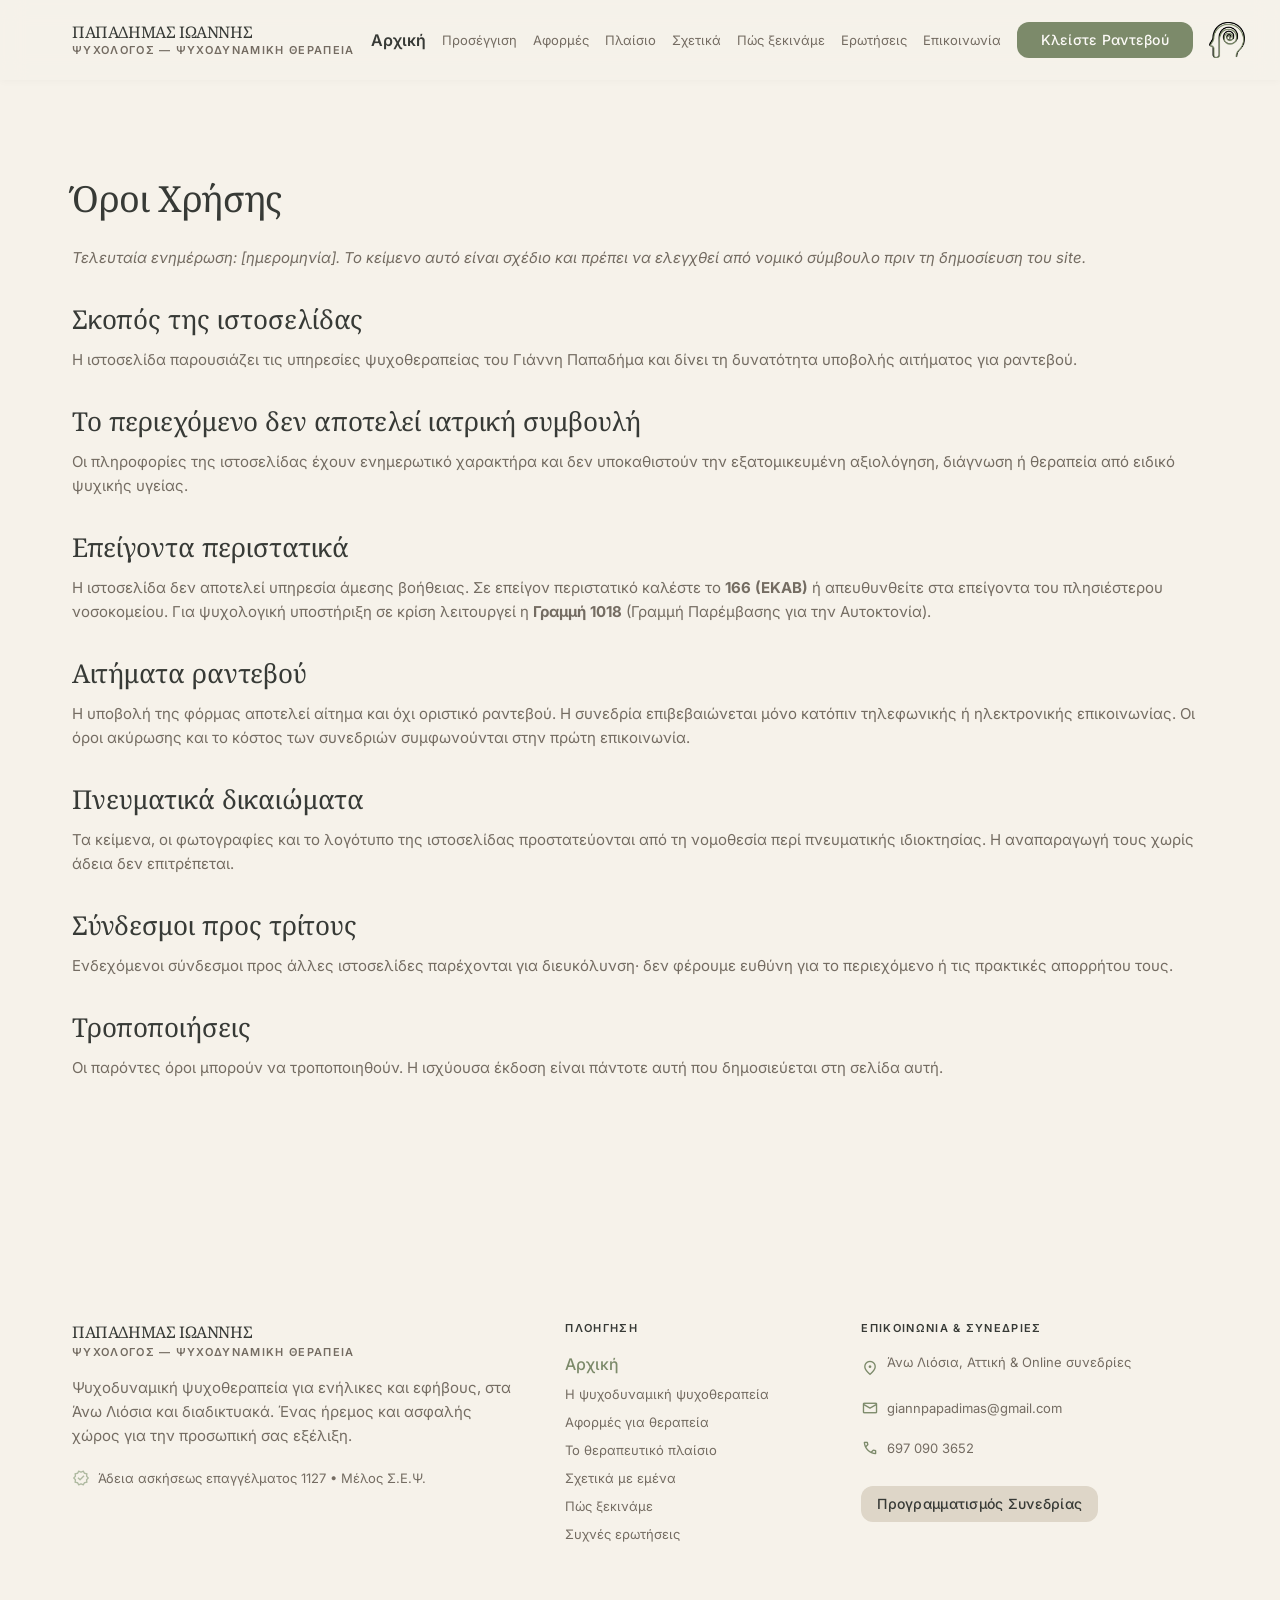
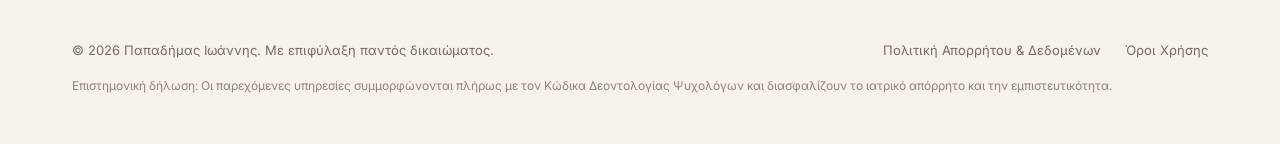
<file: oroi-chrisis/index.html>
<!DOCTYPE html>
<html lang="el">
<head>
<meta name="robots" content="noindex, nofollow">
<meta charset="UTF-8">
<meta name="viewport" content="width=device-width, initial-scale=1.0">
<title>Όροι Χρήσης &#8211; Παπαδήμας Ιωάννης — Ψυχολόγος</title>
<meta name='robots' content='max-image-preview:large' />
<link rel="preconnect" href="https://fonts.googleapis.com">
<link rel="preconnect" href="https://fonts.gstatic.com" crossorigin>
<link rel="icon" href="../assets/img/favicon.png">
<meta name="theme-color" content="#FAF8F5">
<link rel='dns-prefetch' href='//fonts.googleapis.com' />


<link rel="alternate" title="oEmbed (JSON)" type="application/json+oembed" href="../wp-json/oembed/1.0/embed?url=http%3A%2F%2Flocalhost%3A8080%2Foroi-chrisis%2F" />
<link rel="alternate" title="oEmbed (XML)" type="text/xml+oembed" href="../wp-json/oembed/1.0/embed?url=http%3A%2F%2Flocalhost%3A8080%2Foroi-chrisis%2F&#038;format=xml" />
<style id='wp-img-auto-sizes-contain-inline-css'>
img:is([sizes=auto i],[sizes^="auto," i]){contain-intrinsic-size:3000px 1500px}
/*# sourceURL=wp-img-auto-sizes-contain-inline-css */
</style>





<link rel='stylesheet' id='papadimas-fonts-css' href='https://fonts.googleapis.com/css2?family=Inter:wght@400;500;600&#038;family=Noto+Serif:ital,wght@0,400;0,500;1,400&#038;display=swap' media='all' />
<link rel='stylesheet' id='papadimas-icons-css' href='https://fonts.googleapis.com/css2?family=Material+Symbols+Outlined:opsz,wght,FILL,GRAD@24,400,0,0&#038;display=swap' media='all' />
<link rel='stylesheet' id='papadimas-app-css' href='../assets/css/app.css' media='all' />


<link rel="canonical" href="../oroi-chrisis/" />
<link rel='shortlink' href='../?p=7' />
</head>
<body class="wp-singular page-template-default page page-id-7 wp-embed-responsive wp-theme-papadimas bg-surface font-body-md text-body antialiased">
<a class="sr-only focus:not-sr-only focus:absolute focus:z-[100] focus:top-2 focus:left-2 focus:bg-primary focus:text-on-primary focus:px-4 focus:py-2 focus:rounded" href="#main-content">Μετάβαση στο περιεχόμενο</a>
<header class="fixed top-0 w-full z-50 bg-surface/90 backdrop-blur-md shadow-[0_1px_8px_rgba(0,0,0,0.03)]"><div class="h-20 max-w-[1200px] 2xl:max-w-[1400px] mx-auto px-gutter-mobile lg:px-gutter-desktop flex items-center justify-between gap-space-md"><a class="flex items-center gap-space-sm group text-left" data-path="home" href="#top"><div class="flex flex-col"><span class="font-headline-sm text-text-heading tracking-tight leading-tight group-hover:text-primary transition-colors">ΠΑΠΑΔΗΜΑΣ ΙΩΑΝΝΗΣ</span><span class="font-label-eyebrow text-label-eyebrow text-text-muted uppercase whitespace-nowrap">Ψυχολόγος — Ψυχοδυναμική Θεραπεία</span></div></a><nav class="hidden xl:flex items-center gap-space-md 2xl:gap-space-lg whitespace-nowrap" data-active-classes="text-text-heading font-semibold"><a aria-current="page" class="transition-colors text-text-heading font-semibold" href="#top">Αρχική</a><a class="font-body-sm text-body-sm text-on-surface-variant hover:text-on-surface transition-colors" href="#process">Προσέγγιση</a><a class="font-body-sm text-body-sm text-on-surface-variant hover:text-on-surface transition-colors" href="#services-curated">Αφορμές</a><a class="font-body-sm text-body-sm text-on-surface-variant hover:text-on-surface transition-colors" href="#difference">Πλαίσιο</a><a class="font-body-sm text-body-sm text-on-surface-variant hover:text-on-surface transition-colors" href="#about">Σχετικά</a><a class="font-body-sm text-body-sm text-on-surface-variant hover:text-on-surface transition-colors" href="#start">Πώς ξεκινάμε</a><a class="font-body-sm text-body-sm text-on-surface-variant hover:text-on-surface transition-colors" href="#faq">Ερωτήσεις</a><a class="font-body-sm text-body-sm text-on-surface-variant hover:text-on-surface transition-colors" href="#appointment-booking">Επικοινωνία</a></nav><div class="flex items-center gap-space-md"><a class="hidden sm:inline-flex items-center justify-center font-label-button text-label-button px-space-lg py-space-xs rounded bg-primary text-on-primary hover:bg-primary-container hover:text-on-primary transition-colors duration-200 whitespace-nowrap" data-path="booking" href="https://www.doctoranytime.gr/d/Psychologos/papadimas-ioannis-2" target="_blank" rel="noopener">Κλείστε Ραντεβού</a><img alt="Λογότυπο Παπαδήμας Ιωάννης" class="w-9 h-9 object-contain" src="../assets/img/logo.png"/><button aria-label="Μενού" aria-expanded="false" aria-controls="mobile-menu" data-menu-toggle class="xl:hidden p-space-2xs text-on-surface hover:text-primary focus:outline-none"><span class="material-symbols-outlined text-2xl">menu</span></button></div></div>
<div class="hidden xl:hidden border-t border-border-subtle bg-surface/95 backdrop-blur-md" data-menu-panel id="mobile-menu">
<nav class="max-w-[1200px] mx-auto px-gutter-mobile py-space-md flex flex-col gap-space-sm">
<a class="font-body-md text-body-md text-on-surface-variant hover:text-on-surface transition-colors" href="#top">Αρχική</a>
<a class="font-body-md text-body-md text-on-surface-variant hover:text-on-surface transition-colors" href="#process">Προσέγγιση</a>
<a class="font-body-md text-body-md text-on-surface-variant hover:text-on-surface transition-colors" href="#services-curated">Αφορμές</a>
<a class="font-body-md text-body-md text-on-surface-variant hover:text-on-surface transition-colors" href="#difference">Πλαίσιο</a>
<a class="font-body-md text-body-md text-on-surface-variant hover:text-on-surface transition-colors" href="#about">Σχετικά</a>
<a class="font-body-md text-body-md text-on-surface-variant hover:text-on-surface transition-colors" href="#start">Πώς ξεκινάμε</a>
<a class="font-body-md text-body-md text-on-surface-variant hover:text-on-surface transition-colors" href="#faq">Ερωτήσεις</a>
<a class="font-body-md text-body-md text-on-surface-variant hover:text-on-surface transition-colors" href="#appointment-booking">Επικοινωνία</a>
<a class="mt-space-xs inline-flex items-center justify-center font-label-button text-label-button px-space-lg py-space-sm rounded bg-primary text-on-primary" href="https://www.doctoranytime.gr/d/Psychologos/papadimas-ioannis-2" target="_blank" rel="noopener">Κλείστε Ραντεβού</a>
</nav>
</div></header>
<main id="main-content" class="w-full pt-20 bg-surface min-h-screen"><div class="flex flex-col w-full">
<div class="max-w-[1200px] mx-auto px-gutter-mobile lg:px-gutter-desktop py-space-4xl">
	<article class="mb-space-3xl post-7 page type-page status-publish hentry">
		<h1 class="font-headline-lg text-headline-lg-mobile lg:text-headline-lg text-text-heading mb-space-lg">Όροι Χρήσης</h1>
		<div class="font-body-md text-body-md text-text-body [&_p]:mb-space-md [&_h2]:font-headline-md [&_h2]:text-headline-md [&_h2]:text-text-heading [&_h2]:mt-space-xl [&_h2]:mb-space-sm [&_a]:underline"><p><em>Τελευταία ενημέρωση: [ημερομηνία]. Το κείμενο αυτό είναι σχέδιο και πρέπει να ελεγχθεί από νομικό σύμβουλο πριν τη δημοσίευση του site.</em></p>
<h2>Σκοπός της ιστοσελίδας</h2>
<p>Η ιστοσελίδα παρουσιάζει τις υπηρεσίες ψυχοθεραπείας του Γιάννη Παπαδήμα και δίνει τη δυνατότητα υποβολής αιτήματος για ραντεβού.</p>
<h2>Το περιεχόμενο δεν αποτελεί ιατρική συμβουλή</h2>
<p>Οι πληροφορίες της ιστοσελίδας έχουν ενημερωτικό χαρακτήρα και δεν υποκαθιστούν την εξατομικευμένη αξιολόγηση, διάγνωση ή θεραπεία από ειδικό ψυχικής υγείας.</p>
<h2>Επείγοντα περιστατικά</h2>
<p>Η ιστοσελίδα δεν αποτελεί υπηρεσία άμεσης βοήθειας. Σε επείγον περιστατικό καλέστε το <strong>166 (ΕΚΑΒ)</strong> ή απευθυνθείτε στα επείγοντα του πλησιέστερου νοσοκομείου. Για ψυχολογική υποστήριξη σε κρίση λειτουργεί η <strong>Γραμμή 1018</strong> (Γραμμή Παρέμβασης για την Αυτοκτονία).</p>
<h2>Αιτήματα ραντεβού</h2>
<p>Η υποβολή της φόρμας αποτελεί αίτημα και όχι οριστικό ραντεβού. Η συνεδρία επιβεβαιώνεται μόνο κατόπιν τηλεφωνικής ή ηλεκτρονικής επικοινωνίας. Οι όροι ακύρωσης και το κόστος των συνεδριών συμφωνούνται στην πρώτη επικοινωνία.</p>
<h2>Πνευματικά δικαιώματα</h2>
<p>Τα κείμενα, οι φωτογραφίες και το λογότυπο της ιστοσελίδας προστατεύονται από τη νομοθεσία περί πνευματικής ιδιοκτησίας. Η αναπαραγωγή τους χωρίς άδεια δεν επιτρέπεται.</p>
<h2>Σύνδεσμοι προς τρίτους</h2>
<p>Ενδεχόμενοι σύνδεσμοι προς άλλες ιστοσελίδες παρέχονται για διευκόλυνση· δεν φέρουμε ευθύνη για το περιεχόμενο ή τις πρακτικές απορρήτου τους.</p>
<h2>Τροποποιήσεις</h2>
<p>Οι παρόντες όροι μπορούν να τροποποιηθούν. Η ισχύουσα έκδοση είναι πάντοτε αυτή που δημοσιεύεται στη σελίδα αυτή.</p>
</div>
	</article>
</div>
</div></main>
<footer class="w-full bg-surface-container-low"><div class="max-w-[1200px] mx-auto px-gutter-mobile lg:px-gutter-desktop pt-space-3xl pb-space-2xl"><div class="grid grid-cols-1 md:grid-cols-12 gap-space-2xl mb-space-3xl"><div class="md:col-span-5 flex flex-col items-start gap-space-md"><div class="flex items-center gap-space-sm"><div class="flex flex-col"><span class="font-headline-sm text-text-heading tracking-tight">ΠΑΠΑΔΗΜΑΣ ΙΩΑΝΝΗΣ</span><span class="font-label-eyebrow text-label-eyebrow text-text-muted uppercase">Ψυχολόγος — Ψυχοδυναμική Θεραπεία</span></div></div><p class="font-body-md text-body-md text-text-body max-w-md">Ψυχοδυναμική ψυχοθεραπεία για ενήλικες και εφήβους, στα Άνω Λιόσια και διαδικτυακά. Ένας ήρεμος και ασφαλής χώρος για την προσωπική σας εξέλιξη.</p><div class="flex items-center gap-space-xs text-text-muted font-body-sm text-body-sm"><span class="material-symbols-outlined text-lg text-accent-sage">verified</span><span>Άδεια ασκήσεως επαγγέλματος 1127 • Μέλος Σ.Ε.Ψ.</span></div></div><div class="md:col-span-3 flex flex-col gap-space-md"><span class="font-label-eyebrow text-label-eyebrow uppercase text-text-heading font-semibold">Πλοηγηση</span><nav class="flex flex-col gap-space-xs" data-active-classes="text-primary font-medium"><a aria-current="page" class="transition-colors text-primary font-medium" href="#top">Αρχική</a><a class="font-body-sm text-body-sm text-on-surface-variant hover:text-on-surface transition-colors" href="#process">Η ψυχοδυναμική ψυχοθεραπεία</a><a class="font-body-sm text-body-sm text-on-surface-variant hover:text-on-surface transition-colors" href="#services-curated">Αφορμές για θεραπεία</a><a class="font-body-sm text-body-sm text-on-surface-variant hover:text-on-surface transition-colors" href="#difference">Το θεραπευτικό πλαίσιο</a><a class="font-body-sm text-body-sm text-on-surface-variant hover:text-on-surface transition-colors" href="#about">Σχετικά με εμένα</a><a class="font-body-sm text-body-sm text-on-surface-variant hover:text-on-surface transition-colors" href="#start">Πώς ξεκινάμε</a><a class="font-body-sm text-body-sm text-on-surface-variant hover:text-on-surface transition-colors" href="#faq">Συχνές ερωτήσεις</a></nav></div><div class="md:col-span-4 flex flex-col gap-space-md"><span class="font-label-eyebrow text-label-eyebrow uppercase text-text-heading font-semibold">Επικοινωνια &amp; Συνεδριες</span><div class="flex flex-col gap-space-sm font-body-sm text-body-sm text-text-body"><div class="flex items-start gap-space-xs"><span class="material-symbols-outlined text-lg text-secondary mt-0.5">location_on</span><a class="hover:text-primary transition-colors" href="https://www.google.com/maps/search/?api=1&#038;query=%CE%9B.%20%CE%A6%CF%85%CE%BB%CE%AE%CF%82%2083%2C%20%CE%86%CE%BD%CF%89%20%CE%9B%CE%B9%CF%8C%CF%83%CE%B9%CE%B1%2013341" target="_blank" rel="noopener">Άνω Λιόσια, Αττική &amp; Online συνεδρίες<span class="sr-only"> — άνοιγμα στους Χάρτες Google</span></a></div><div class="flex items-center gap-space-xs"><span class="material-symbols-outlined text-lg text-secondary">mail</span><a class="hover:text-primary transition-colors" href="mailto:giannpapadimas@gmail.com">giannpapadimas@gmail.com</a></div><div class="flex items-center gap-space-xs"><span class="material-symbols-outlined text-lg text-secondary">call</span><span><a class="hover:text-primary transition-colors" href="tel:+306970903652">697 090 3652</a></span></div></div><div class="mt-space-xs"><a class="inline-flex items-center justify-center font-label-button text-label-button px-space-md py-space-xs rounded bg-surface-container hover:bg-surface-container-high text-on-surface transition-colors duration-200" data-path="booking" href="https://www.doctoranytime.gr/d/Psychologos/papadimas-ioannis-2" target="_blank" rel="noopener">Προγραμματισμός Συνεδρίας</a></div></div></div><div class="pt-space-lg flex flex-col md:flex-row items-center justify-between gap-space-md font-body-sm text-body-sm text-text-muted text-center md:text-left"><p>&copy; 2026 Παπαδήμας Ιωάννης. Με επιφύλαξη παντός δικαιώματος.</p><div class="flex items-center gap-space-lg"><a class="hover:text-on-surface transition-colors" data-path="privacy-policy" href="../politiki-aporritou/">Πολιτική Απορρήτου &amp; Δεδομένων</a><a class="hover:text-on-surface transition-colors" data-path="terms-of-service" href="../oroi-chrisis/">Όροι Χρήσης</a></div></div><div class="mt-space-md text-center md:text-left font-body-sm text-body-sm text-text-muted opacity-80"><p class="text-xs leading-relaxed">Επιστημονική δήλωση: Οι παρεχόμενες υπηρεσίες συμμορφώνονται πλήρως με τον Κώδικα Δεοντολογίας Ψυχολόγων και διασφαλίζουν το ιατρικό απόρρητο και την εμπιστευτικότητα.</p></div></div></footer>

<script src="../assets/js/site.js" id="papadimas-site-js"></script>


</body>
</html>
</file>
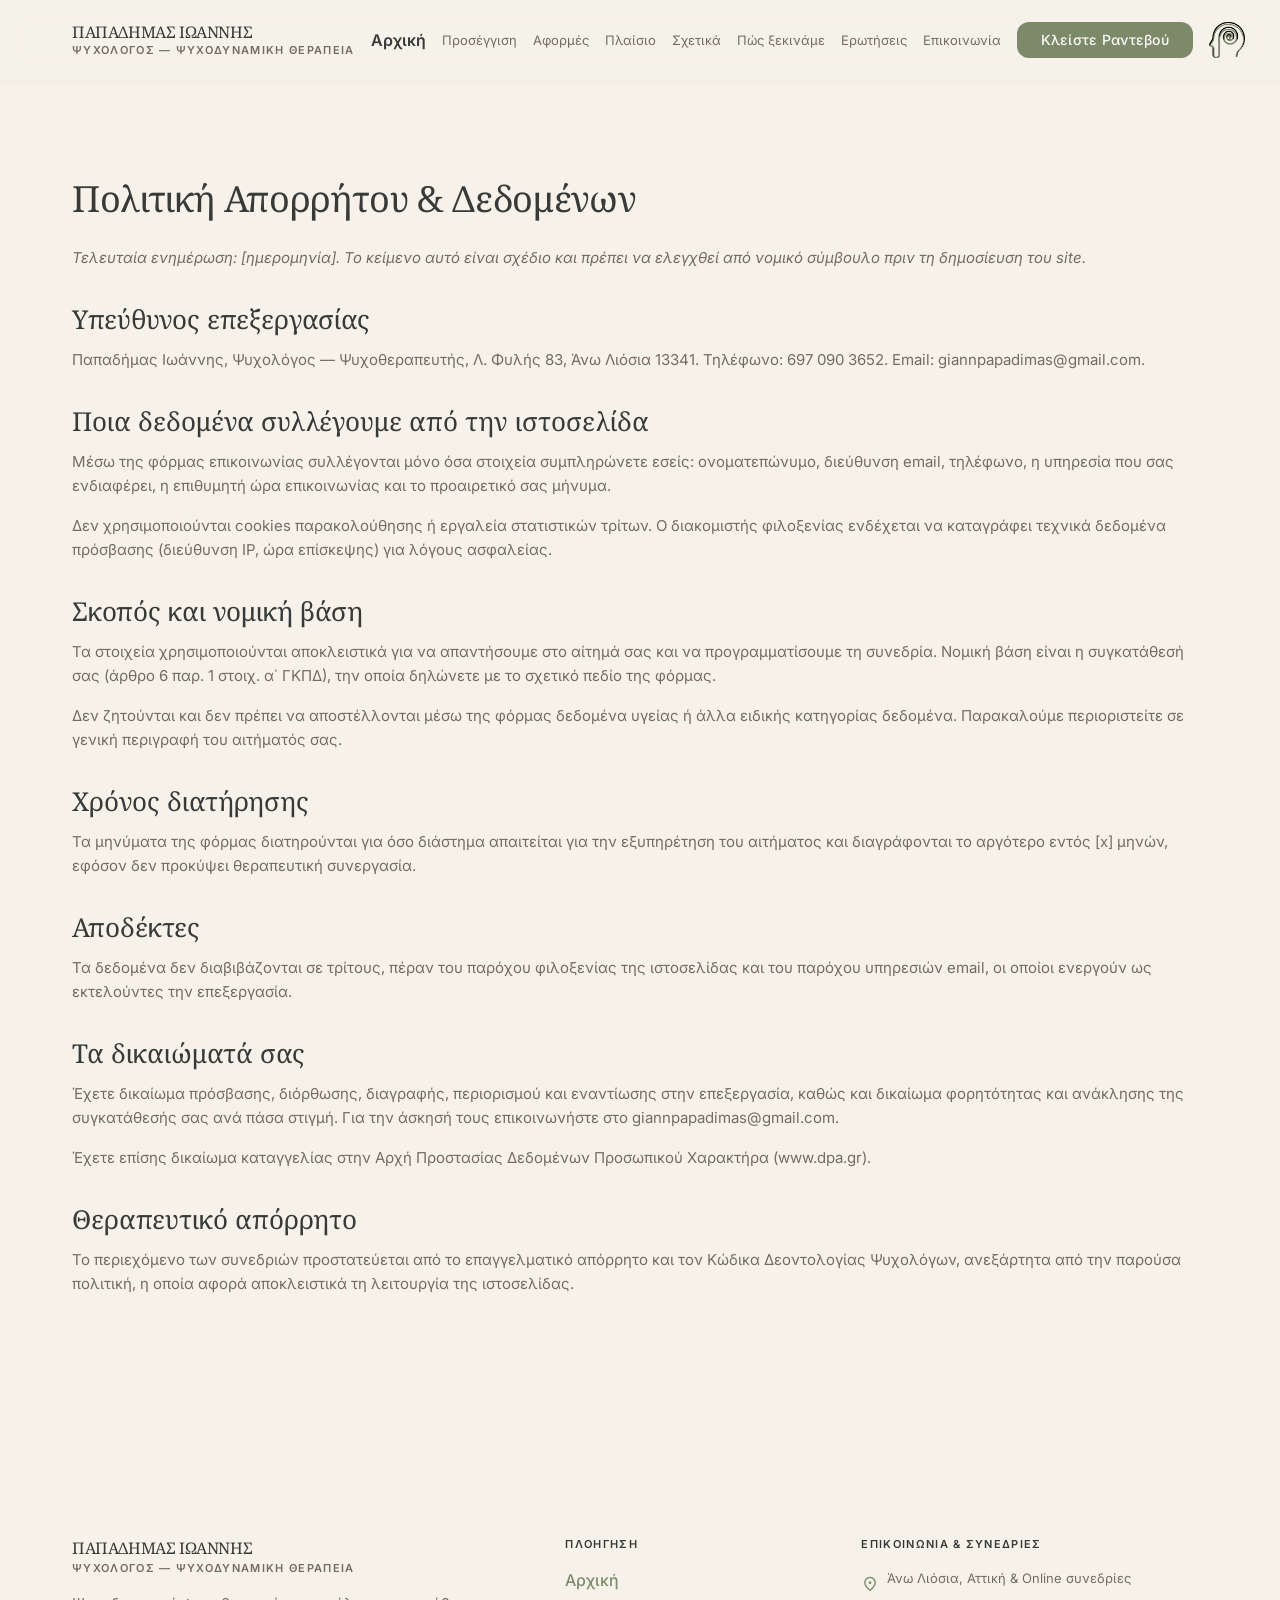
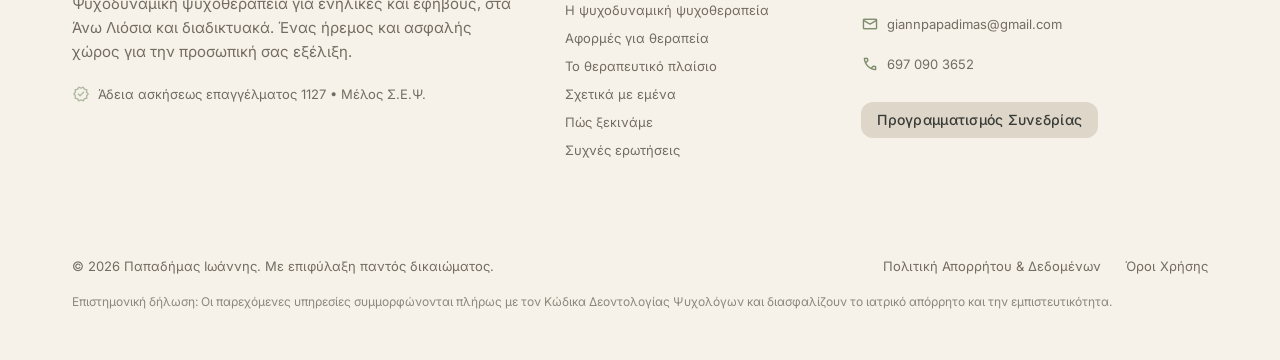
<file: politiki-aporritou/index.html>
<!DOCTYPE html>
<html lang="el">
<head>
<meta name="robots" content="noindex, nofollow">
<meta charset="UTF-8">
<meta name="viewport" content="width=device-width, initial-scale=1.0">
<title>Πολιτική Απορρήτου &#038; Δεδομένων &#8211; Παπαδήμας Ιωάννης — Ψυχολόγος</title>
<meta name='robots' content='max-image-preview:large' />
<link rel="preconnect" href="https://fonts.googleapis.com">
<link rel="preconnect" href="https://fonts.gstatic.com" crossorigin>
<link rel="icon" href="../assets/img/favicon.png">
<meta name="theme-color" content="#FAF8F5">
<link rel='dns-prefetch' href='//fonts.googleapis.com' />


<link rel="alternate" title="oEmbed (JSON)" type="application/json+oembed" href="../wp-json/oembed/1.0/embed?url=http%3A%2F%2Flocalhost%3A8080%2Fpolitiki-aporritou%2F" />
<link rel="alternate" title="oEmbed (XML)" type="text/xml+oembed" href="../wp-json/oembed/1.0/embed?url=http%3A%2F%2Flocalhost%3A8080%2Fpolitiki-aporritou%2F&#038;format=xml" />
<style id='wp-img-auto-sizes-contain-inline-css'>
img:is([sizes=auto i],[sizes^="auto," i]){contain-intrinsic-size:3000px 1500px}
/*# sourceURL=wp-img-auto-sizes-contain-inline-css */
</style>





<link rel='stylesheet' id='papadimas-fonts-css' href='https://fonts.googleapis.com/css2?family=Inter:wght@400;500;600&#038;family=Noto+Serif:ital,wght@0,400;0,500;1,400&#038;display=swap' media='all' />
<link rel='stylesheet' id='papadimas-icons-css' href='https://fonts.googleapis.com/css2?family=Material+Symbols+Outlined:opsz,wght,FILL,GRAD@24,400,0,0&#038;display=swap' media='all' />
<link rel='stylesheet' id='papadimas-app-css' href='../assets/css/app.css' media='all' />


<link rel="canonical" href="../politiki-aporritou/" />
<link rel='shortlink' href='../?p=6' />
</head>
<body class="wp-singular page-template-default page page-id-6 wp-embed-responsive wp-theme-papadimas bg-surface font-body-md text-body antialiased">
<a class="sr-only focus:not-sr-only focus:absolute focus:z-[100] focus:top-2 focus:left-2 focus:bg-primary focus:text-on-primary focus:px-4 focus:py-2 focus:rounded" href="#main-content">Μετάβαση στο περιεχόμενο</a>
<header class="fixed top-0 w-full z-50 bg-surface/90 backdrop-blur-md shadow-[0_1px_8px_rgba(0,0,0,0.03)]"><div class="h-20 max-w-[1200px] 2xl:max-w-[1400px] mx-auto px-gutter-mobile lg:px-gutter-desktop flex items-center justify-between gap-space-md"><a class="flex items-center gap-space-sm group text-left" data-path="home" href="#top"><div class="flex flex-col"><span class="font-headline-sm text-text-heading tracking-tight leading-tight group-hover:text-primary transition-colors">ΠΑΠΑΔΗΜΑΣ ΙΩΑΝΝΗΣ</span><span class="font-label-eyebrow text-label-eyebrow text-text-muted uppercase whitespace-nowrap">Ψυχολόγος — Ψυχοδυναμική Θεραπεία</span></div></a><nav class="hidden xl:flex items-center gap-space-md 2xl:gap-space-lg whitespace-nowrap" data-active-classes="text-text-heading font-semibold"><a aria-current="page" class="transition-colors text-text-heading font-semibold" href="#top">Αρχική</a><a class="font-body-sm text-body-sm text-on-surface-variant hover:text-on-surface transition-colors" href="#process">Προσέγγιση</a><a class="font-body-sm text-body-sm text-on-surface-variant hover:text-on-surface transition-colors" href="#services-curated">Αφορμές</a><a class="font-body-sm text-body-sm text-on-surface-variant hover:text-on-surface transition-colors" href="#difference">Πλαίσιο</a><a class="font-body-sm text-body-sm text-on-surface-variant hover:text-on-surface transition-colors" href="#about">Σχετικά</a><a class="font-body-sm text-body-sm text-on-surface-variant hover:text-on-surface transition-colors" href="#start">Πώς ξεκινάμε</a><a class="font-body-sm text-body-sm text-on-surface-variant hover:text-on-surface transition-colors" href="#faq">Ερωτήσεις</a><a class="font-body-sm text-body-sm text-on-surface-variant hover:text-on-surface transition-colors" href="#appointment-booking">Επικοινωνία</a></nav><div class="flex items-center gap-space-md"><a class="hidden sm:inline-flex items-center justify-center font-label-button text-label-button px-space-lg py-space-xs rounded bg-primary text-on-primary hover:bg-primary-container hover:text-on-primary transition-colors duration-200 whitespace-nowrap" data-path="booking" href="https://www.doctoranytime.gr/d/Psychologos/papadimas-ioannis-2" target="_blank" rel="noopener">Κλείστε Ραντεβού</a><img alt="Λογότυπο Παπαδήμας Ιωάννης" class="w-9 h-9 object-contain" src="../assets/img/logo.png"/><button aria-label="Μενού" aria-expanded="false" aria-controls="mobile-menu" data-menu-toggle class="xl:hidden p-space-2xs text-on-surface hover:text-primary focus:outline-none"><span class="material-symbols-outlined text-2xl">menu</span></button></div></div>
<div class="hidden xl:hidden border-t border-border-subtle bg-surface/95 backdrop-blur-md" data-menu-panel id="mobile-menu">
<nav class="max-w-[1200px] mx-auto px-gutter-mobile py-space-md flex flex-col gap-space-sm">
<a class="font-body-md text-body-md text-on-surface-variant hover:text-on-surface transition-colors" href="#top">Αρχική</a>
<a class="font-body-md text-body-md text-on-surface-variant hover:text-on-surface transition-colors" href="#process">Προσέγγιση</a>
<a class="font-body-md text-body-md text-on-surface-variant hover:text-on-surface transition-colors" href="#services-curated">Αφορμές</a>
<a class="font-body-md text-body-md text-on-surface-variant hover:text-on-surface transition-colors" href="#difference">Πλαίσιο</a>
<a class="font-body-md text-body-md text-on-surface-variant hover:text-on-surface transition-colors" href="#about">Σχετικά</a>
<a class="font-body-md text-body-md text-on-surface-variant hover:text-on-surface transition-colors" href="#start">Πώς ξεκινάμε</a>
<a class="font-body-md text-body-md text-on-surface-variant hover:text-on-surface transition-colors" href="#faq">Ερωτήσεις</a>
<a class="font-body-md text-body-md text-on-surface-variant hover:text-on-surface transition-colors" href="#appointment-booking">Επικοινωνία</a>
<a class="mt-space-xs inline-flex items-center justify-center font-label-button text-label-button px-space-lg py-space-sm rounded bg-primary text-on-primary" href="https://www.doctoranytime.gr/d/Psychologos/papadimas-ioannis-2" target="_blank" rel="noopener">Κλείστε Ραντεβού</a>
</nav>
</div></header>
<main id="main-content" class="w-full pt-20 bg-surface min-h-screen"><div class="flex flex-col w-full">
<div class="max-w-[1200px] mx-auto px-gutter-mobile lg:px-gutter-desktop py-space-4xl">
	<article class="mb-space-3xl post-6 page type-page status-publish hentry">
		<h1 class="font-headline-lg text-headline-lg-mobile lg:text-headline-lg text-text-heading mb-space-lg">Πολιτική Απορρήτου &#038; Δεδομένων</h1>
		<div class="font-body-md text-body-md text-text-body [&_p]:mb-space-md [&_h2]:font-headline-md [&_h2]:text-headline-md [&_h2]:text-text-heading [&_h2]:mt-space-xl [&_h2]:mb-space-sm [&_a]:underline"><p><em>Τελευταία ενημέρωση: [ημερομηνία]. Το κείμενο αυτό είναι σχέδιο και πρέπει να ελεγχθεί από νομικό σύμβουλο πριν τη δημοσίευση του site.</em></p>
<h2>Υπεύθυνος επεξεργασίας</h2>
<p>Παπαδήμας Ιωάννης, Ψυχολόγος — Ψυχοθεραπευτής, Λ. Φυλής 83, Άνω Λιόσια 13341. Τηλέφωνο: 697 090 3652. Email: giannpapadimas@gmail.com.</p>
<h2>Ποια δεδομένα συλλέγουμε από την ιστοσελίδα</h2>
<p>Μέσω της φόρμας επικοινωνίας συλλέγονται μόνο όσα στοιχεία συμπληρώνετε εσείς: ονοματεπώνυμο, διεύθυνση email, τηλέφωνο, η υπηρεσία που σας ενδιαφέρει, η επιθυμητή ώρα επικοινωνίας και το προαιρετικό σας μήνυμα.</p>
<p>Δεν χρησιμοποιούνται cookies παρακολούθησης ή εργαλεία στατιστικών τρίτων. Ο διακομιστής φιλοξενίας ενδέχεται να καταγράφει τεχνικά δεδομένα πρόσβασης (διεύθυνση IP, ώρα επίσκεψης) για λόγους ασφαλείας.</p>
<h2>Σκοπός και νομική βάση</h2>
<p>Τα στοιχεία χρησιμοποιούνται αποκλειστικά για να απαντήσουμε στο αίτημά σας και να προγραμματίσουμε τη συνεδρία. Νομική βάση είναι η συγκατάθεσή σας (άρθρο 6 παρ. 1 στοιχ. α΄ ΓΚΠΔ), την οποία δηλώνετε με το σχετικό πεδίο της φόρμας.</p>
<p>Δεν ζητούνται και δεν πρέπει να αποστέλλονται μέσω της φόρμας δεδομένα υγείας ή άλλα ειδικής κατηγορίας δεδομένα. Παρακαλούμε περιοριστείτε σε γενική περιγραφή του αιτήματός σας.</p>
<h2>Χρόνος διατήρησης</h2>
<p>Τα μηνύματα της φόρμας διατηρούνται για όσο διάστημα απαιτείται για την εξυπηρέτηση του αιτήματος και διαγράφονται το αργότερο εντός [x] μηνών, εφόσον δεν προκύψει θεραπευτική συνεργασία.</p>
<h2>Αποδέκτες</h2>
<p>Τα δεδομένα δεν διαβιβάζονται σε τρίτους, πέραν του παρόχου φιλοξενίας της ιστοσελίδας και του παρόχου υπηρεσιών email, οι οποίοι ενεργούν ως εκτελούντες την επεξεργασία.</p>
<h2>Τα δικαιώματά σας</h2>
<p>Έχετε δικαίωμα πρόσβασης, διόρθωσης, διαγραφής, περιορισμού και εναντίωσης στην επεξεργασία, καθώς και δικαίωμα φορητότητας και ανάκλησης της συγκατάθεσής σας ανά πάσα στιγμή. Για την άσκησή τους επικοινωνήστε στο giannpapadimas@gmail.com.</p>
<p>Έχετε επίσης δικαίωμα καταγγελίας στην Αρχή Προστασίας Δεδομένων Προσωπικού Χαρακτήρα (www.dpa.gr).</p>
<h2>Θεραπευτικό απόρρητο</h2>
<p>Το περιεχόμενο των συνεδριών προστατεύεται από το επαγγελματικό απόρρητο και τον Κώδικα Δεοντολογίας Ψυχολόγων, ανεξάρτητα από την παρούσα πολιτική, η οποία αφορά αποκλειστικά τη λειτουργία της ιστοσελίδας.</p>
</div>
	</article>
</div>
</div></main>
<footer class="w-full bg-surface-container-low"><div class="max-w-[1200px] mx-auto px-gutter-mobile lg:px-gutter-desktop pt-space-3xl pb-space-2xl"><div class="grid grid-cols-1 md:grid-cols-12 gap-space-2xl mb-space-3xl"><div class="md:col-span-5 flex flex-col items-start gap-space-md"><div class="flex items-center gap-space-sm"><div class="flex flex-col"><span class="font-headline-sm text-text-heading tracking-tight">ΠΑΠΑΔΗΜΑΣ ΙΩΑΝΝΗΣ</span><span class="font-label-eyebrow text-label-eyebrow text-text-muted uppercase">Ψυχολόγος — Ψυχοδυναμική Θεραπεία</span></div></div><p class="font-body-md text-body-md text-text-body max-w-md">Ψυχοδυναμική ψυχοθεραπεία για ενήλικες και εφήβους, στα Άνω Λιόσια και διαδικτυακά. Ένας ήρεμος και ασφαλής χώρος για την προσωπική σας εξέλιξη.</p><div class="flex items-center gap-space-xs text-text-muted font-body-sm text-body-sm"><span class="material-symbols-outlined text-lg text-accent-sage">verified</span><span>Άδεια ασκήσεως επαγγέλματος 1127 • Μέλος Σ.Ε.Ψ.</span></div></div><div class="md:col-span-3 flex flex-col gap-space-md"><span class="font-label-eyebrow text-label-eyebrow uppercase text-text-heading font-semibold">Πλοηγηση</span><nav class="flex flex-col gap-space-xs" data-active-classes="text-primary font-medium"><a aria-current="page" class="transition-colors text-primary font-medium" href="#top">Αρχική</a><a class="font-body-sm text-body-sm text-on-surface-variant hover:text-on-surface transition-colors" href="#process">Η ψυχοδυναμική ψυχοθεραπεία</a><a class="font-body-sm text-body-sm text-on-surface-variant hover:text-on-surface transition-colors" href="#services-curated">Αφορμές για θεραπεία</a><a class="font-body-sm text-body-sm text-on-surface-variant hover:text-on-surface transition-colors" href="#difference">Το θεραπευτικό πλαίσιο</a><a class="font-body-sm text-body-sm text-on-surface-variant hover:text-on-surface transition-colors" href="#about">Σχετικά με εμένα</a><a class="font-body-sm text-body-sm text-on-surface-variant hover:text-on-surface transition-colors" href="#start">Πώς ξεκινάμε</a><a class="font-body-sm text-body-sm text-on-surface-variant hover:text-on-surface transition-colors" href="#faq">Συχνές ερωτήσεις</a></nav></div><div class="md:col-span-4 flex flex-col gap-space-md"><span class="font-label-eyebrow text-label-eyebrow uppercase text-text-heading font-semibold">Επικοινωνια &amp; Συνεδριες</span><div class="flex flex-col gap-space-sm font-body-sm text-body-sm text-text-body"><div class="flex items-start gap-space-xs"><span class="material-symbols-outlined text-lg text-secondary mt-0.5">location_on</span><a class="hover:text-primary transition-colors" href="https://www.google.com/maps/search/?api=1&#038;query=%CE%9B.%20%CE%A6%CF%85%CE%BB%CE%AE%CF%82%2083%2C%20%CE%86%CE%BD%CF%89%20%CE%9B%CE%B9%CF%8C%CF%83%CE%B9%CE%B1%2013341" target="_blank" rel="noopener">Άνω Λιόσια, Αττική &amp; Online συνεδρίες<span class="sr-only"> — άνοιγμα στους Χάρτες Google</span></a></div><div class="flex items-center gap-space-xs"><span class="material-symbols-outlined text-lg text-secondary">mail</span><a class="hover:text-primary transition-colors" href="mailto:giannpapadimas@gmail.com">giannpapadimas@gmail.com</a></div><div class="flex items-center gap-space-xs"><span class="material-symbols-outlined text-lg text-secondary">call</span><span><a class="hover:text-primary transition-colors" href="tel:+306970903652">697 090 3652</a></span></div></div><div class="mt-space-xs"><a class="inline-flex items-center justify-center font-label-button text-label-button px-space-md py-space-xs rounded bg-surface-container hover:bg-surface-container-high text-on-surface transition-colors duration-200" data-path="booking" href="https://www.doctoranytime.gr/d/Psychologos/papadimas-ioannis-2" target="_blank" rel="noopener">Προγραμματισμός Συνεδρίας</a></div></div></div><div class="pt-space-lg flex flex-col md:flex-row items-center justify-between gap-space-md font-body-sm text-body-sm text-text-muted text-center md:text-left"><p>&copy; 2026 Παπαδήμας Ιωάννης. Με επιφύλαξη παντός δικαιώματος.</p><div class="flex items-center gap-space-lg"><a class="hover:text-on-surface transition-colors" data-path="privacy-policy" href="../politiki-aporritou/">Πολιτική Απορρήτου &amp; Δεδομένων</a><a class="hover:text-on-surface transition-colors" data-path="terms-of-service" href="../oroi-chrisis/">Όροι Χρήσης</a></div></div><div class="mt-space-md text-center md:text-left font-body-sm text-body-sm text-text-muted opacity-80"><p class="text-xs leading-relaxed">Επιστημονική δήλωση: Οι παρεχόμενες υπηρεσίες συμμορφώνονται πλήρως με τον Κώδικα Δεοντολογίας Ψυχολόγων και διασφαλίζουν το ιατρικό απόρρητο και την εμπιστευτικότητα.</p></div></div></footer>

<script src="../assets/js/site.js" id="papadimas-site-js"></script>


</body>
</html>
</file>
<file: assets/css/app.css>
*,:after,:before{--tw-border-spacing-x:0;--tw-border-spacing-y:0;--tw-translate-x:0;--tw-translate-y:0;--tw-rotate:0;--tw-skew-x:0;--tw-skew-y:0;--tw-scale-x:1;--tw-scale-y:1;--tw-pan-x: ;--tw-pan-y: ;--tw-pinch-zoom: ;--tw-scroll-snap-strictness:proximity;--tw-gradient-from-position: ;--tw-gradient-via-position: ;--tw-gradient-to-position: ;--tw-ordinal: ;--tw-slashed-zero: ;--tw-numeric-figure: ;--tw-numeric-spacing: ;--tw-numeric-fraction: ;--tw-ring-inset: ;--tw-ring-offset-width:0px;--tw-ring-offset-color:#fff;--tw-ring-color:rgba(59,130,246,.5);--tw-ring-offset-shadow:0 0 #0000;--tw-ring-shadow:0 0 #0000;--tw-shadow:0 0 #0000;--tw-shadow-colored:0 0 #0000;--tw-blur: ;--tw-brightness: ;--tw-contrast: ;--tw-grayscale: ;--tw-hue-rotate: ;--tw-invert: ;--tw-saturate: ;--tw-sepia: ;--tw-drop-shadow: ;--tw-backdrop-blur: ;--tw-backdrop-brightness: ;--tw-backdrop-contrast: ;--tw-backdrop-grayscale: ;--tw-backdrop-hue-rotate: ;--tw-backdrop-invert: ;--tw-backdrop-opacity: ;--tw-backdrop-saturate: ;--tw-backdrop-sepia: ;--tw-contain-size: ;--tw-contain-layout: ;--tw-contain-paint: ;--tw-contain-style: }::backdrop{--tw-border-spacing-x:0;--tw-border-spacing-y:0;--tw-translate-x:0;--tw-translate-y:0;--tw-rotate:0;--tw-skew-x:0;--tw-skew-y:0;--tw-scale-x:1;--tw-scale-y:1;--tw-pan-x: ;--tw-pan-y: ;--tw-pinch-zoom: ;--tw-scroll-snap-strictness:proximity;--tw-gradient-from-position: ;--tw-gradient-via-position: ;--tw-gradient-to-position: ;--tw-ordinal: ;--tw-slashed-zero: ;--tw-numeric-figure: ;--tw-numeric-spacing: ;--tw-numeric-fraction: ;--tw-ring-inset: ;--tw-ring-offset-width:0px;--tw-ring-offset-color:#fff;--tw-ring-color:rgba(59,130,246,.5);--tw-ring-offset-shadow:0 0 #0000;--tw-ring-shadow:0 0 #0000;--tw-shadow:0 0 #0000;--tw-shadow-colored:0 0 #0000;--tw-blur: ;--tw-brightness: ;--tw-contrast: ;--tw-grayscale: ;--tw-hue-rotate: ;--tw-invert: ;--tw-saturate: ;--tw-sepia: ;--tw-drop-shadow: ;--tw-backdrop-blur: ;--tw-backdrop-brightness: ;--tw-backdrop-contrast: ;--tw-backdrop-grayscale: ;--tw-backdrop-hue-rotate: ;--tw-backdrop-invert: ;--tw-backdrop-opacity: ;--tw-backdrop-saturate: ;--tw-backdrop-sepia: ;--tw-contain-size: ;--tw-contain-layout: ;--tw-contain-paint: ;--tw-contain-style: }/*! tailwindcss v3.4.17 | MIT License | https://tailwindcss.com*/*,:after,:before{box-sizing:border-box;border:0 solid #e5e7eb}:after,:before{--tw-content:""}:host,html{line-height:1.5;-webkit-text-size-adjust:100%;-moz-tab-size:4;-o-tab-size:4;tab-size:4;font-family:ui-sans-serif,system-ui,sans-serif,Apple Color Emoji,Segoe UI Emoji,Segoe UI Symbol,Noto Color Emoji;font-feature-settings:normal;font-variation-settings:normal;-webkit-tap-highlight-color:transparent}body{margin:0;line-height:inherit}hr{height:0;color:inherit;border-top-width:1px}abbr:where([title]){-webkit-text-decoration:underline dotted;text-decoration:underline dotted}h1,h2,h3,h4,h5,h6{font-size:inherit;font-weight:inherit}a{color:inherit;text-decoration:inherit}b,strong{font-weight:bolder}code,kbd,pre,samp{font-family:ui-monospace,SFMono-Regular,Menlo,Monaco,Consolas,Liberation Mono,Courier New,monospace;font-feature-settings:normal;font-variation-settings:normal;font-size:1em}small{font-size:80%}sub,sup{font-size:75%;line-height:0;position:relative;vertical-align:baseline}sub{bottom:-.25em}sup{top:-.5em}table{text-indent:0;border-color:inherit;border-collapse:collapse}button,input,optgroup,select,textarea{font-family:inherit;font-feature-settings:inherit;font-variation-settings:inherit;font-size:100%;font-weight:inherit;line-height:inherit;letter-spacing:inherit;color:inherit;margin:0;padding:0}button,select{text-transform:none}button,input:where([type=button]),input:where([type=reset]),input:where([type=submit]){-webkit-appearance:button;background-color:transparent;background-image:none}:-moz-focusring{outline:auto}:-moz-ui-invalid{box-shadow:none}progress{vertical-align:baseline}::-webkit-inner-spin-button,::-webkit-outer-spin-button{height:auto}[type=search]{-webkit-appearance:textfield;outline-offset:-2px}::-webkit-search-decoration{-webkit-appearance:none}::-webkit-file-upload-button{-webkit-appearance:button;font:inherit}summary{display:list-item}blockquote,dd,dl,figure,h1,h2,h3,h4,h5,h6,hr,p,pre{margin:0}fieldset{margin:0}fieldset,legend{padding:0}menu,ol,ul{list-style:none;margin:0;padding:0}dialog{padding:0}textarea{resize:vertical}input::-moz-placeholder,textarea::-moz-placeholder{opacity:1;color:#9ca3af}input::placeholder,textarea::placeholder{opacity:1;color:#9ca3af}[role=button],button{cursor:pointer}:disabled{cursor:default}audio,canvas,embed,iframe,img,object,svg,video{display:block;vertical-align:middle}img,video{max-width:100%;height:auto}[hidden]:where(:not([hidden=until-found])){display:none}html{scroll-behavior:smooth}body{overscroll-behavior:none}main>:first-child{margin-top:0!important}main>:last-child{margin-bottom:0!important}.material-symbols-outlined{font-family:Material Symbols Outlined;font-weight:400;font-style:normal;line-height:1;letter-spacing:normal;text-transform:none;display:inline-block;white-space:nowrap;word-wrap:normal;direction:ltr;-webkit-font-feature-settings:"liga";-webkit-font-smoothing:antialiased}.sr-only{position:absolute;width:1px;height:1px;padding:0;margin:-1px;overflow:hidden;clip:rect(0,0,0,0);white-space:nowrap;border-width:0}.fixed{position:fixed}.absolute{position:absolute}.relative{position:relative}.inset-0{inset:0}.-bottom-6{bottom:-1.5rem}.-right-4{right:-1rem}.bottom-4{bottom:1rem}.left-4{left:1rem}.right-4{right:1rem}.top-0{top:0}.z-50{z-index:50}.mx-auto{margin-left:auto;margin-right:auto}.mb-space-3xl{margin-bottom:4.5rem}.mb-space-lg{margin-bottom:1.5rem}.mb-space-md{margin-bottom:1rem}.mb-space-sm{margin-bottom:.75rem}.mb-space-xs{margin-bottom:.5rem}.mt-0\.5{margin-top:.125rem}.mt-space-2xl{margin-top:3rem}.mt-space-3xl{margin-top:4.5rem}.mt-space-lg{margin-top:1.5rem}.mt-space-md{margin-top:1rem}.mt-space-sm{margin-top:.75rem}.mt-space-xs{margin-top:.5rem}.block{display:block}.flex{display:flex}.inline-flex{display:inline-flex}.grid{display:grid}.hidden{display:none}.aspect-\[16\/10\]{aspect-ratio:16/10}.aspect-\[21\/9\]{aspect-ratio:21/9}.aspect-\[4\/3\]{aspect-ratio:4/3}.aspect-\[4\/5\]{aspect-ratio:4/5}.aspect-square{aspect-ratio:1/1}.h-0\.5{height:.125rem}.h-12{height:3rem}.h-20{height:5rem}.h-7{height:1.75rem}.h-9{height:2.25rem}.h-full{height:100%}.min-h-screen{min-height:100vh}.w-12{width:3rem}.w-7{width:1.75rem}.w-9{width:2.25rem}.w-full{width:100%}.max-w-2xl{max-width:42rem}.max-w-3xl{max-width:48rem}.max-w-\[1200px\]{max-width:1200px}.max-w-\[15rem\]{max-width:15rem}.max-w-\[800px\]{max-width:800px}.max-w-md{max-width:28rem}.max-w-sm{max-width:24rem}.shrink-0{flex-shrink:0}.grid-cols-1{grid-template-columns:repeat(1,minmax(0,1fr))}.flex-col{flex-direction:column}.flex-wrap{flex-wrap:wrap}.items-start{align-items:flex-start}.items-center{align-items:center}.items-stretch{align-items:stretch}.justify-center{justify-content:center}.justify-between{justify-content:space-between}.gap-space-2xl{gap:3rem}.gap-space-2xs{gap:.25rem}.gap-space-lg{gap:1.5rem}.gap-space-md{gap:1rem}.gap-space-sm{gap:.75rem}.gap-space-xl{gap:2rem}.gap-space-xs{gap:.5rem}.overflow-hidden{overflow:hidden}.whitespace-nowrap{white-space:nowrap}.rounded,.rounded-full,.rounded-lg{border-radius:.75rem}.rounded-xl{border-radius:1rem}.border{border-width:1px}.border-t{border-top-width:1px}.border-accent-sage\/40{border-color:hsla(86,15%,68%,.4)}.border-border-subtle{--tw-border-opacity:1;border-color:rgb(222 214 200/var(--tw-border-opacity,1))}.border-error\/40{border-color:rgba(186,26,26,.4)}.bg-primary,.bg-secondary{--tw-bg-opacity:1;background-color:rgb(124 138 106/var(--tw-bg-opacity,1))}.bg-surface{--tw-bg-opacity:1;background-color:rgb(246 242 234/var(--tw-bg-opacity,1))}.bg-surface-bright{--tw-bg-opacity:1;background-color:rgb(252 250 247/var(--tw-bg-opacity,1))}.bg-surface-bright\/90{background-color:hsla(36,45%,98%,.9)}.bg-surface-bright\/95{background-color:hsla(36,45%,98%,.95)}.bg-surface-container,.bg-surface-container-high{--tw-bg-opacity:1;background-color:rgb(222 214 200/var(--tw-bg-opacity,1))}.bg-surface-container-low{--tw-bg-opacity:1;background-color:rgb(246 242 234/var(--tw-bg-opacity,1))}.bg-surface-container-lowest{--tw-bg-opacity:1;background-color:rgb(252 250 247/var(--tw-bg-opacity,1))}.bg-surface\/90{background-color:hsla(40,40%,94%,.9)}.bg-surface\/95{background-color:hsla(40,40%,94%,.95)}.bg-gradient-to-t{background-image:linear-gradient(to top,var(--tw-gradient-stops))}.from-primary\/40{--tw-gradient-from:hsla(86,13%,48%,.4) var(--tw-gradient-from-position);--tw-gradient-to:hsla(86,13%,48%,0) var(--tw-gradient-to-position);--tw-gradient-stops:var(--tw-gradient-from),var(--tw-gradient-to)}.via-transparent{--tw-gradient-to:transparent var(--tw-gradient-to-position);--tw-gradient-stops:var(--tw-gradient-from),transparent var(--tw-gradient-via-position),var(--tw-gradient-to)}.to-transparent{--tw-gradient-to:transparent var(--tw-gradient-to-position)}.object-contain{-o-object-fit:contain;object-fit:contain}.object-cover{-o-object-fit:cover;object-fit:cover}.p-space-2xs{padding:.25rem}.p-space-lg{padding:1.5rem}.p-space-md{padding:1rem}.p-space-xl{padding:2rem}.px-gutter-mobile{padding-left:1rem;padding-right:1rem}.px-space-lg{padding-left:1.5rem;padding-right:1.5rem}.px-space-md{padding-left:1rem;padding-right:1rem}.px-space-xl{padding-left:2rem;padding-right:2rem}.py-space-3xl{padding-top:4.5rem;padding-bottom:4.5rem}.py-space-4xl{padding-top:6rem;padding-bottom:6rem}.py-space-md{padding-top:1rem;padding-bottom:1rem}.py-space-sm{padding-top:.75rem;padding-bottom:.75rem}.py-space-xl{padding-top:2rem;padding-bottom:2rem}.py-space-xs{padding-top:.5rem;padding-bottom:.5rem}.pb-space-2xl{padding-bottom:3rem}.pt-20{padding-top:5rem}.pt-space-3xl{padding-top:4.5rem}.pt-space-lg{padding-top:1.5rem}.pt-space-md{padding-top:1rem}.pt-space-xs{padding-top:.5rem}.text-left{text-align:left}.text-center{text-align:center}.font-body-lg,.font-body-md,.font-body-sm{font-family:Inter}.font-headline-lg,.font-headline-md,.font-headline-sm{font-family:Noto Serif}.font-label-button,.font-label-eyebrow{font-family:Inter}.font-quote-lg{font-family:Noto Serif}.text-2xl{font-size:1.5rem;line-height:2rem}.text-3xl{font-size:1.875rem;line-height:2.25rem}.text-base{font-size:1rem;line-height:1.5rem}.text-body-md{font-size:15px;line-height:24px;font-weight:400}.text-body-sm{font-size:13px;line-height:20px;font-weight:400}.text-headline-lg-mobile,.text-headline-md{font-size:26px;line-height:34px;font-weight:400}.text-headline-sm{font-size:20px;line-height:28px;font-weight:500}.text-label-button{font-size:14px;line-height:20px;letter-spacing:.02em;font-weight:500}.text-label-eyebrow{font-size:11px;line-height:16px;letter-spacing:.12em;font-weight:600}.text-lg{font-size:1.125rem;line-height:1.75rem}.text-quote-lg{font-size:24px;line-height:36px;font-weight:400}.text-sm{font-size:.875rem;line-height:1.25rem}.text-xl{font-size:1.25rem;line-height:1.75rem}.text-xs{font-size:.75rem;line-height:1rem}.font-medium{font-weight:500}.font-semibold{font-weight:600}.uppercase{text-transform:uppercase}.italic{font-style:italic}.leading-relaxed{line-height:1.625}.leading-snug{line-height:1.375}.leading-tight{line-height:1.25}.tracking-tight{letter-spacing:-.025em}.tracking-widest{letter-spacing:.1em}.text-accent-sage{--tw-text-opacity:1;color:rgb(174 185 160/var(--tw-text-opacity,1))}.text-error{--tw-text-opacity:1;color:rgb(186 26 26/var(--tw-text-opacity,1))}.text-on-primary{--tw-text-opacity:1;color:rgb(252 250 247/var(--tw-text-opacity,1))}.text-on-surface{--tw-text-opacity:1;color:rgb(55 58 54/var(--tw-text-opacity,1))}.text-on-surface-variant{--tw-text-opacity:1;color:rgb(116 108 98/var(--tw-text-opacity,1))}.text-primary,.text-secondary{--tw-text-opacity:1;color:rgb(124 138 106/var(--tw-text-opacity,1))}.text-text-body{--tw-text-opacity:1;color:rgb(116 108 98/var(--tw-text-opacity,1))}.text-text-heading{--tw-text-opacity:1;color:rgb(55 58 54/var(--tw-text-opacity,1))}.text-text-muted{--tw-text-opacity:1;color:rgb(116 108 98/var(--tw-text-opacity,1))}.underline{text-decoration-line:underline}.antialiased{-webkit-font-smoothing:antialiased;-moz-osx-font-smoothing:grayscale}.opacity-80{opacity:.8}.shadow-\[0_1px_8px_rgba\(0\2c 0\2c 0\2c 0\.03\)\]{--tw-shadow:0 1px 8px rgba(0,0,0,.03);--tw-shadow-colored:0 1px 8px var(--tw-shadow-color)}.shadow-\[0_1px_8px_rgba\(0\2c 0\2c 0\2c 0\.03\)\],.shadow-inner{box-shadow:var(--tw-ring-offset-shadow,0 0 #0000),var(--tw-ring-shadow,0 0 #0000),var(--tw-shadow)}.shadow-inner{--tw-shadow:inset 0 2px 4px 0 rgba(0,0,0,.05);--tw-shadow-colored:inset 0 2px 4px 0 var(--tw-shadow-color)}.shadow-md{--tw-shadow:0 4px 6px -1px rgba(0,0,0,.1),0 2px 4px -2px rgba(0,0,0,.1);--tw-shadow-colored:0 4px 6px -1px var(--tw-shadow-color),0 2px 4px -2px var(--tw-shadow-color)}.shadow-md,.shadow-sm{box-shadow:var(--tw-ring-offset-shadow,0 0 #0000),var(--tw-ring-shadow,0 0 #0000),var(--tw-shadow)}.shadow-sm{--tw-shadow:0 1px 2px 0 rgba(0,0,0,.05);--tw-shadow-colored:0 1px 2px 0 var(--tw-shadow-color)}.filter{filter:var(--tw-blur) var(--tw-brightness) var(--tw-contrast) var(--tw-grayscale) var(--tw-hue-rotate) var(--tw-invert) var(--tw-saturate) var(--tw-sepia) var(--tw-drop-shadow)}.backdrop-blur-md{--tw-backdrop-blur:blur(12px)}.backdrop-blur-md,.backdrop-blur-sm{-webkit-backdrop-filter:var(--tw-backdrop-blur) var(--tw-backdrop-brightness) var(--tw-backdrop-contrast) var(--tw-backdrop-grayscale) var(--tw-backdrop-hue-rotate) var(--tw-backdrop-invert) var(--tw-backdrop-opacity) var(--tw-backdrop-saturate) var(--tw-backdrop-sepia);backdrop-filter:var(--tw-backdrop-blur) var(--tw-backdrop-brightness) var(--tw-backdrop-contrast) var(--tw-backdrop-grayscale) var(--tw-backdrop-hue-rotate) var(--tw-backdrop-invert) var(--tw-backdrop-opacity) var(--tw-backdrop-saturate) var(--tw-backdrop-sepia)}.backdrop-blur-sm{--tw-backdrop-blur:blur(4px)}.transition-all{transition-property:all;transition-timing-function:cubic-bezier(.4,0,.2,1);transition-duration:.15s}.transition-colors{transition-property:color,background-color,border-color,text-decoration-color,fill,stroke;transition-timing-function:cubic-bezier(.4,0,.2,1);transition-duration:.15s}.transition-transform{transition-property:transform;transition-timing-function:cubic-bezier(.4,0,.2,1);transition-duration:.15s}.duration-200{transition-duration:.2s}.duration-500{transition-duration:.5s}@media (prefers-reduced-motion:reduce){html{scroll-behavior:auto}*,:after,:before{animation-duration:.01ms!important;transition-duration:.01ms!important}}.hover\:scale-105:hover{--tw-scale-x:1.05;--tw-scale-y:1.05;transform:translate(var(--tw-translate-x),var(--tw-translate-y)) rotate(var(--tw-rotate)) skewX(var(--tw-skew-x)) skewY(var(--tw-skew-y)) scaleX(var(--tw-scale-x)) scaleY(var(--tw-scale-y))}.hover\:bg-primary-container:hover{--tw-bg-opacity:1;background-color:rgb(55 58 54/var(--tw-bg-opacity,1))}.hover\:bg-surface-container-high:hover,.hover\:bg-surface-container:hover{--tw-bg-opacity:1;background-color:rgb(222 214 200/var(--tw-bg-opacity,1))}.hover\:text-on-primary:hover{--tw-text-opacity:1;color:rgb(252 250 247/var(--tw-text-opacity,1))}.hover\:text-on-surface:hover{--tw-text-opacity:1;color:rgb(55 58 54/var(--tw-text-opacity,1))}.hover\:text-primary:hover{--tw-text-opacity:1;color:rgb(124 138 106/var(--tw-text-opacity,1))}.focus\:not-sr-only:focus{position:static;width:auto;height:auto;padding:0;margin:0;overflow:visible;clip:auto;white-space:normal}.focus\:absolute:focus{position:absolute}.focus\:left-2:focus{left:.5rem}.focus\:top-2:focus{top:.5rem}.focus\:z-\[100\]:focus{z-index:100}.focus\:rounded:focus{border-radius:.75rem}.focus\:bg-primary:focus{--tw-bg-opacity:1;background-color:rgb(124 138 106/var(--tw-bg-opacity,1))}.focus\:px-4:focus{padding-left:1rem;padding-right:1rem}.focus\:py-2:focus{padding-top:.5rem;padding-bottom:.5rem}.focus\:text-on-primary:focus{--tw-text-opacity:1;color:rgb(252 250 247/var(--tw-text-opacity,1))}.focus\:outline-none:focus{outline:2px solid transparent;outline-offset:2px}.group:hover .group-hover\:text-primary{--tw-text-opacity:1;color:rgb(124 138 106/var(--tw-text-opacity,1))}.group:hover .group-hover\:underline{text-decoration-line:underline}@media (min-width:640px){.sm\:bottom-6{bottom:1.5rem}.sm\:left-6{left:1.5rem}.sm\:right-auto{right:auto}.sm\:inline-flex{display:inline-flex}.sm\:aspect-\[16\/9\]{aspect-ratio:16/9}.sm\:w-auto{width:auto}.sm\:flex-row{flex-direction:row}.sm\:items-center{align-items:center}}@media (min-width:768px){.md\:col-span-3{grid-column:span 3/span 3}.md\:col-span-4{grid-column:span 4/span 4}.md\:col-span-5{grid-column:span 5/span 5}.md\:grid-cols-12{grid-template-columns:repeat(12,minmax(0,1fr))}.md\:grid-cols-2{grid-template-columns:repeat(2,minmax(0,1fr))}.md\:grid-cols-3{grid-template-columns:repeat(3,minmax(0,1fr))}.md\:flex-row{flex-direction:row}.md\:text-left{text-align:left}}@media (min-width:1024px){.lg\:col-span-5{grid-column:span 5/span 5}.lg\:col-span-7{grid-column:span 7/span 7}.lg\:mt-space-3xl{margin-top:4.5rem}.lg\:mt-space-4xl{margin-top:6rem}.lg\:block{display:block}.lg\:h-9{height:2.25rem}.lg\:w-9{width:2.25rem}.lg\:grid-cols-12{grid-template-columns:repeat(12,minmax(0,1fr))}.lg\:grid-cols-3{grid-template-columns:repeat(3,minmax(0,1fr))}.lg\:gap-space-xl{gap:2rem}.lg\:p-space-2xl{padding:3rem}.lg\:p-space-3xl{padding:4.5rem}.lg\:px-gutter-desktop{padding-left:2rem;padding-right:2rem}.lg\:py-space-4xl{padding-top:6rem;padding-bottom:6rem}.lg\:text-body-lg{font-size:18px;line-height:28px;font-weight:400}.lg\:text-headline-lg{font-size:36px;line-height:46px;letter-spacing:-.01em;font-weight:400}.lg\:text-headline-sm{font-size:20px;line-height:28px;font-weight:500}}@media (min-width:1280px){.xl\:flex{display:flex}.xl\:hidden{display:none}}@media (min-width:1536px){.\32xl\:max-w-\[1400px\]{max-width:1400px}.\32xl\:gap-space-lg{gap:1.5rem}}.\[\&_a\]\:underline a{text-decoration-line:underline}.\[\&_h2\]\:mb-space-sm h2{margin-bottom:.75rem}.\[\&_h2\]\:mt-space-xl h2{margin-top:2rem}.\[\&_h2\]\:font-headline-md h2{font-family:Noto Serif}.\[\&_h2\]\:text-headline-md h2{font-size:26px;line-height:34px;font-weight:400}.\[\&_h2\]\:text-text-heading h2{--tw-text-opacity:1;color:rgb(55 58 54/var(--tw-text-opacity,1))}.\[\&_p\]\:mb-space-md p{margin-bottom:1rem}
</file>
